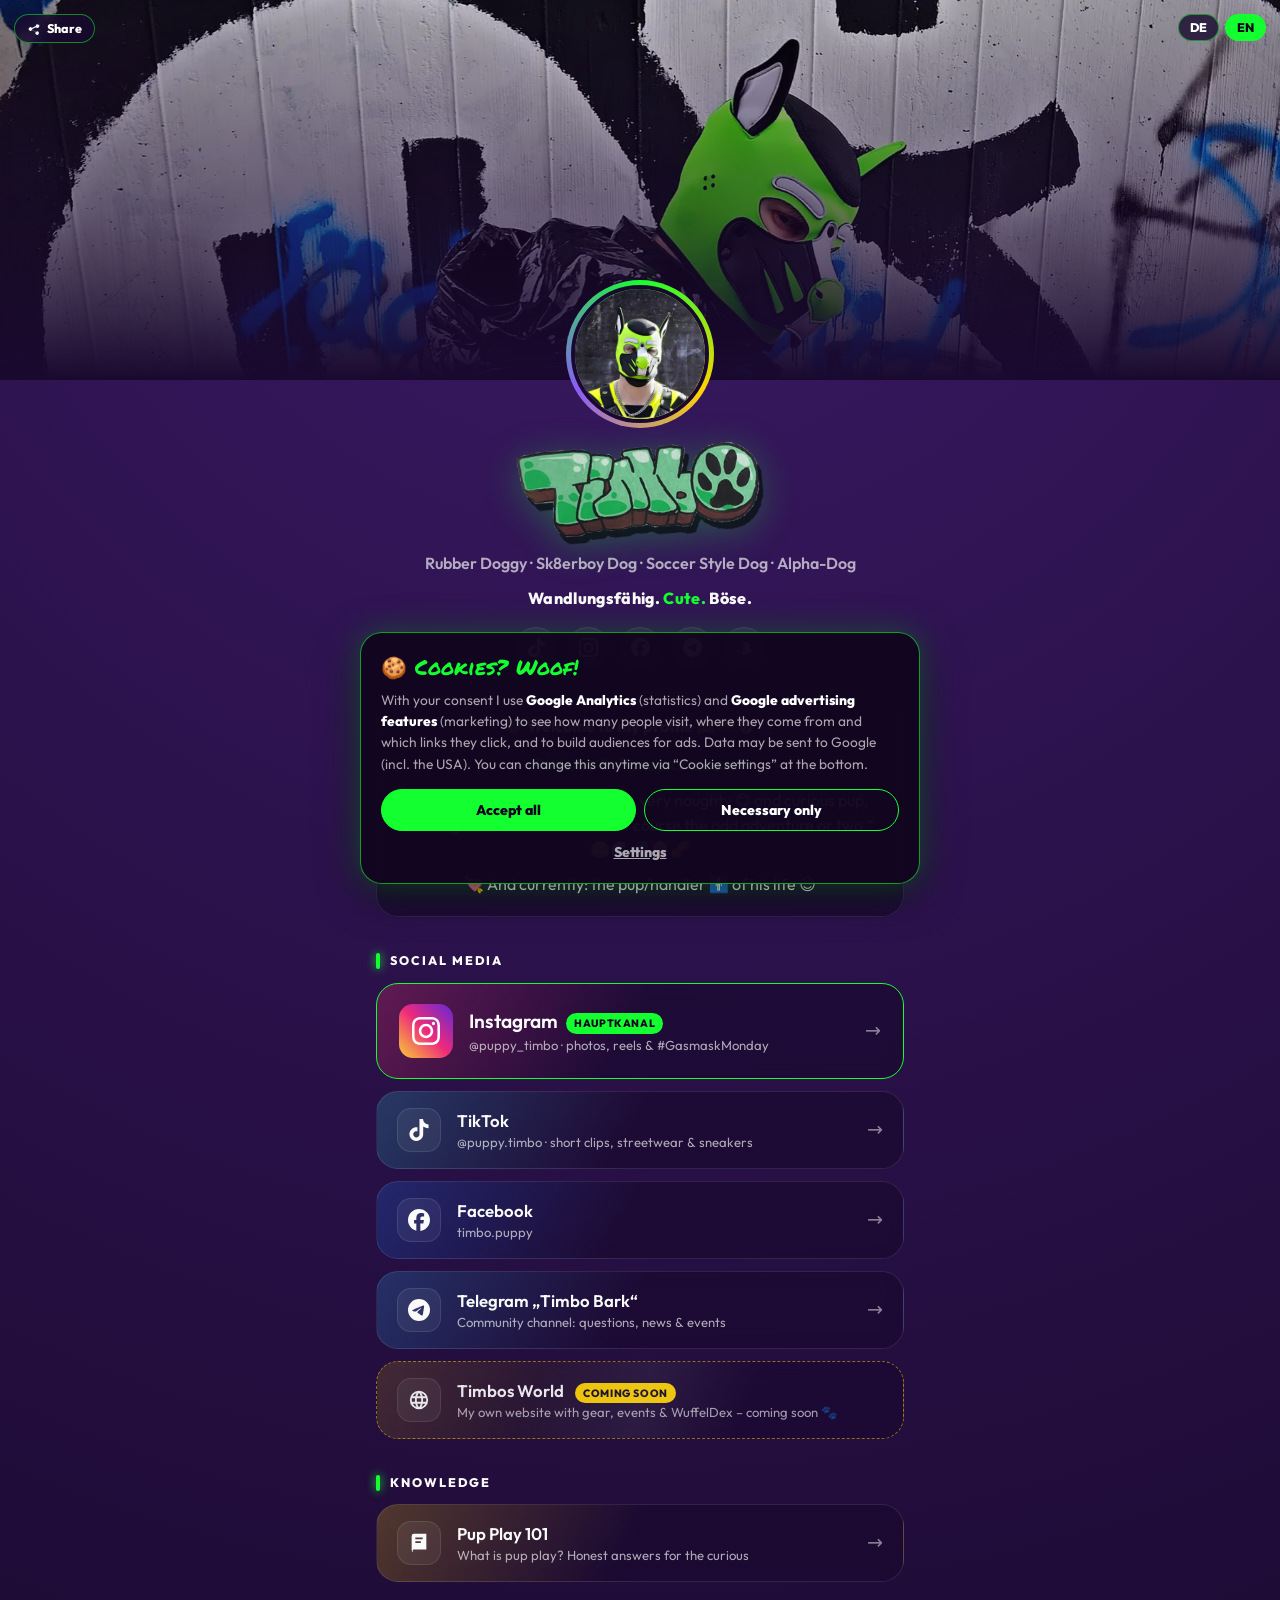
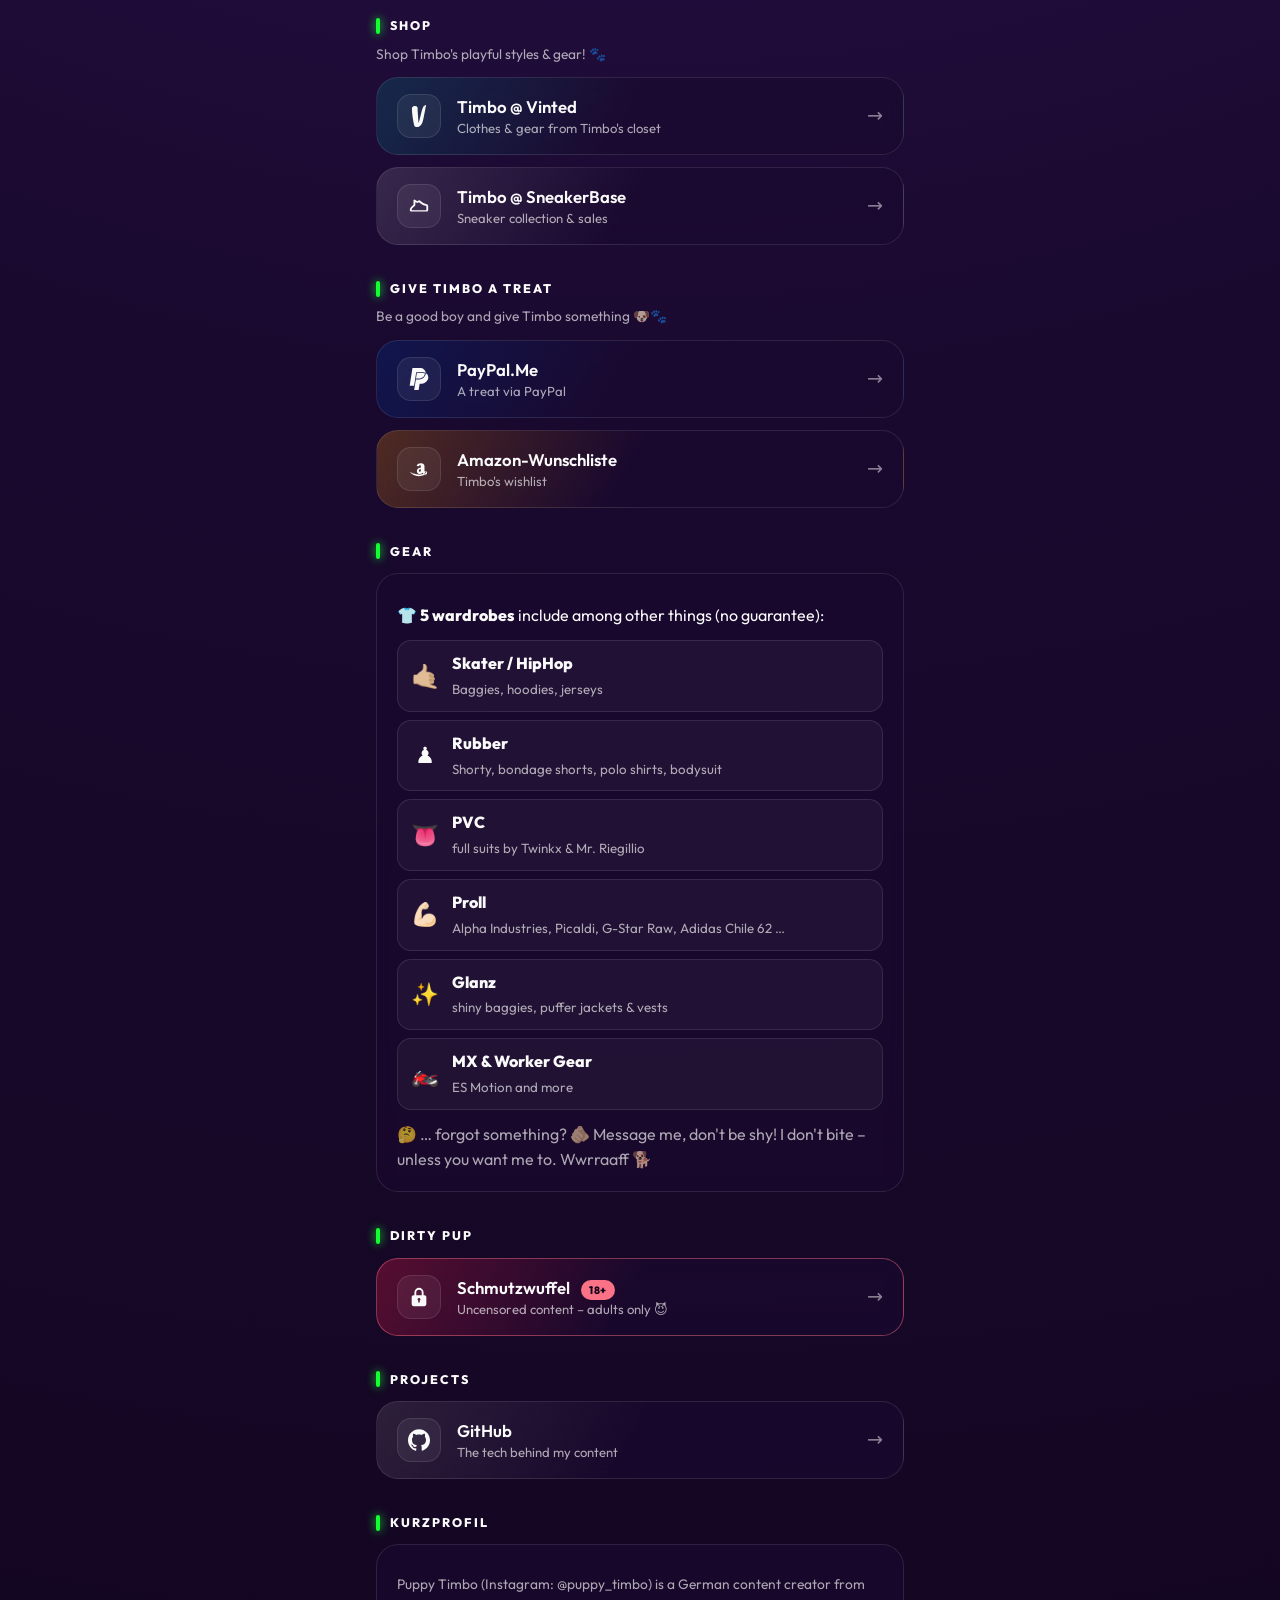
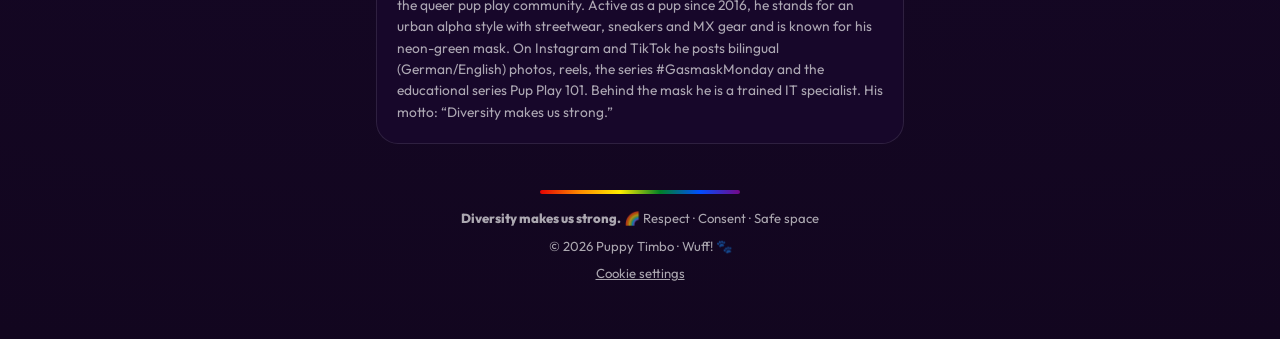
<file: index.html>
<!DOCTYPE html>
<html lang="de">
<head>
<meta charset="utf-8">
<!-- Consent Mode v2: Standard = abgelehnt (muss VOR dem Google-Tag stehen) -->
<script>window.dataLayer=window.dataLayer||[];function gtag(){dataLayer.push(arguments);}
gtag('consent','default',{ad_storage:'denied',ad_user_data:'denied',ad_personalization:'denied',analytics_storage:'denied',functionality_storage:'granted',security_storage:'granted',wait_for_update:500});
gtag('set','ads_data_redaction',true);gtag('set','url_passthrough',true);
try{var tc=JSON.parse(localStorage.getItem('timbo-consent-v1'));if(tc){gtag('consent','update',{analytics_storage:tc.statistik?'granted':'denied',ad_storage:tc.marketing?'granted':'denied',ad_user_data:tc.marketing?'granted':'denied',ad_personalization:tc.marketing?'granted':'denied'});}}catch(e){}</script>
<!-- Google-Tag (von GA4) -->
<script async src="https://www.googletagmanager.com/gtm.js?id=GTM-PMDLR2VM"></script>
<script> window.dataLayer = window.dataLayer || []; function gtag(){dataLayer.push(arguments);} gtag('js', new Date()); </script>
<script src="assets/consent.js" defer></script>
<meta name="viewport" content="width=device-width,initial-scale=1">
<title>Puppy Timbo 🐾 | Pup-Play-Creator · Urban Pup · Alpha</title>
<meta name="description" content="Puppy Timbo (@puppy_timbo): Pup-Play-Creator aus Deutschland – Urban Pup, Alpha, Streetwear &amp; MX-Gear. Alle Links, Instagram und Pup Play 101.">
<meta name="keywords" content="Puppy Timbo, Pup Timbo, puppy_timbo, Pup Play, Puppy Play, Pup Play Deutschland, queer, LGBTQ, Streetwear, MX-Gear, Content Creator">
<meta name="author" content="Puppy Timbo">
<link rel="canonical" href="https://puppytimbo.github.io/">
<meta property="og:type" content="profile">
<meta property="og:locale" content="de_DE">
<meta property="og:locale:alternate" content="en_GB">
<meta property="og:site_name" content="Puppy Timbo">
<meta property="og:title" content="Puppy Timbo 🐾 | Pup-Play-Creator · Urban Pup · Alpha">
<meta property="og:description" content="Puppy Timbo (@puppy_timbo): Pup-Play-Creator aus Deutschland – Urban Pup, Alpha, Streetwear &amp; MX-Gear. Alle Links, Instagram und Pup Play 101.">
<meta property="og:url" content="https://puppytimbo.github.io/">
<meta property="og:image" content="https://puppytimbo.github.io/assets/og-timbo-4.png">
<meta property="og:image:width" content="1200"><meta property="og:image:height" content="630">
<meta property="og:image:alt" content="Puppy Timbo – Wandlungsfähig. Cute. Böse.">
<meta name="twitter:card" content="summary_large_image">
<meta name="twitter:title" content="Puppy Timbo 🐾 | Pup-Play-Creator · Urban Pup · Alpha">
<meta name="twitter:description" content="Puppy Timbo (@puppy_timbo): Pup-Play-Creator aus Deutschland – Urban Pup, Alpha, Streetwear &amp; MX-Gear. Alle Links, Instagram und Pup Play 101.">
<meta name="twitter:image" content="https://puppytimbo.github.io/assets/og-timbo-4.png">
<meta name="theme-color" content="#1a092f">
<link rel="icon" href="assets/paw.svg" type="image/svg+xml">
<link rel="alternate" type="text/plain" title="llms.txt" href="https://puppytimbo.github.io/llms.txt">
<link rel="preload" href="assets/fonts/permanent-marker-latin-400-normal.woff2" as="font" type="font/woff2" crossorigin>
<link rel="stylesheet" href="assets/style.css">
<script src="assets/lang.js"></script>
<meta name="google-site-verification" content="-UgkaAf0ZhnJ0lVutRiFTx2wC3g34fvNn3dFfCc-CHU">
<meta name="msvalidate.01" content="F6BD9BACC0AF9E7D569E2B8569E51517">
<script type="application/ld+json">
{
 "@context": "https://schema.org",
 "@graph": [
  {
   "@type": "WebSite",
   "@id": "https://puppytimbo.github.io/#website",
   "url": "https://puppytimbo.github.io/",
   "name": "Puppy Timbo",
   "alternateName": [
    "Pup Timbo",
    "puppytimbo.github.io"
   ],
   "inLanguage": [
    "de",
    "en"
   ],
   "publisher": {
    "@id": "https://puppytimbo.github.io/#person"
   }
  },
  {
   "@type": "ProfilePage",
   "@id": "https://puppytimbo.github.io/#profilepage",
   "url": "https://puppytimbo.github.io/",
   "name": "Puppy Timbo – Links, Pup Play 101 & mehr",
   "isPartOf": {
    "@id": "https://puppytimbo.github.io/#website"
   },
   "dateCreated": "2026-11-12T20:00:00+01:00",
   "dateModified": "2026-11-12T23:45:00+01:00",
   "inLanguage": [
    "de",
    "en"
   ],
   "primaryImageOfPage": {
    "@id": "https://puppytimbo.github.io/#avatar"
   },
   "mainEntity": {
    "@id": "https://puppytimbo.github.io/#person"
   }
  },
  {
   "@type": "ImageObject",
   "@id": "https://puppytimbo.github.io/#avatar",
   "url": "https://puppytimbo.github.io/assets/avatar.webp",
   "width": 600,
   "height": 600,
   "caption": "Puppy Timbo mit neongrüner Pup-Maske und MX-Gear"
  },
  {
   "@type": "Person",
   "@id": "https://puppytimbo.github.io/#person",
   "name": "Puppy Timbo",
   "alternateName": [
    "Pup Timbo",
    "puppy_timbo",
    "Timbo"
   ],
   "description": "Puppy Timbo (Instagram: @puppy_timbo) ist ein deutscher Content Creator aus der queeren Pup-Play-Community. Er ist seit 2016 als Puppy aktiv, steht für einen urbanen Alpha-Stil mit Streetwear, Sneakern und MX-Gear und ist an seiner neongrünen Maske erkennbar. Auf Instagram und TikTok postet er zweisprachig (Deutsch/Englisch) Fotos, Reels, die Serie #GasmaskMonday und die Aufklärungsreihe Pup Play 101. Hinter der Maske ist er gelernter Informatiker. Sein Motto: „Vielfalt macht stark.“",
   "url": "https://puppytimbo.github.io/",
   "image": {
    "@id": "https://puppytimbo.github.io/#avatar"
   },
   "logo": "https://puppytimbo.github.io/assets/logo.png",
   "jobTitle": "Content Creator",
   "slogan": "Wandlungsfähig. Cute. Böse.",
   "nationality": {
    "@type": "Country",
    "name": "Deutschland"
   },
   "homeLocation": {
    "@type": "Country",
    "name": "Deutschland"
   },
   "knowsAbout": [
    "Pup Play",
    "Puppy Play",
    "Pet Play",
    "Queer Community",
    "LGBTQ+",
    "CSD",
    "Streetwear",
    "Sneaker",
    "MX-Gear",
    "Rubber",
    "PVC",
    "Content Creation",
    "Fotografie",
    "OBS Studio"
   ],
   "knowsLanguage": [
    "de",
    "en"
   ],
   "sameAs": [
    "https://www.instagram.com/puppy_timbo/",
    "https://www.tiktok.com/@puppy.timbo",
    "https://www.facebook.com/timbo.puppy",
    "https://t.me/timbo_bark",
    "https://github.com/PuppyTimbo"
   ],
   "subjectOf": {
    "@type": "FAQPage",
    "@id": "https://puppytimbo.github.io/pupplay101.html#faq",
    "name": "Pup Play 101",
    "url": "https://puppytimbo.github.io/pupplay101.html"
   }
  }
 ]
}
</script>
</head>
<body>
<div class="paws" aria-hidden="true"><i style="left:6%;animation-duration:19s;animation-delay:0s;width:18px;height:18px"></i><i style="left:18%;animation-duration:24s;animation-delay:6s;width:26px;height:26px"></i><i style="left:31%;animation-duration:21s;animation-delay:11s;width:16px;height:16px"></i><i style="left:47%;animation-duration:26s;animation-delay:3s;width:22px;height:22px"></i><i style="left:62%;animation-duration:20s;animation-delay:9s;width:18px;height:18px"></i><i style="left:74%;animation-duration:23s;animation-delay:1s;width:28px;height:28px"></i><i style="left:86%;animation-duration:18s;animation-delay:13s;width:16px;height:16px"></i><i style="left:94%;animation-duration:25s;animation-delay:7s;width:20px;height:20px"></i></div>
<div class="lang"><button data-set="de">DE</button><button data-set="en">EN</button></div>
<button class="share" type="button" onclick="timboShare()" aria-label="Seite teilen"><svg viewBox="0 0 24 24" aria-hidden="true"><path d="M18 16a3 3 0 0 0-2.4 1.2l-6.7-3.4a3 3 0 0 0 0-1.6l6.7-3.4A3 3 0 1 0 15 7l-6.7 3.4a3 3 0 1 0 0 3.2L15 17a3 3 0 1 0 3-1Z"/></svg><span data-lang="de">Teilen</span><span data-lang="en">Share</span></button>
<header class="cover"><img src="assets/cover.webp" alt="" width="1800" height="675" fetchpriority="high"></header>
<main class="wrap">
  <section class="head">
    <div class="avatar"><img src="assets/avatar.webp" width="600" height="600" alt="Puppy Timbo mit neongrüner Pup-Maske und MX-Gear"></div>
    <h1 class="logo-h"><img class="logo" src="assets/logo.webp" width="347" height="146" alt=""><span class="sr">Puppy Timbo</span></h1>
    <p class="tag">Rubber Doggy · Sk8erboy Dog · Soccer Style Dog · Alpha-Dog</p>
    <p class="claim">Wandlungsfähig. <span>Cute.</span> Böse.</p>
    <nav class="socrow" aria-label="Social Media"><a href="https://www.tiktok.com/@puppy.timbo" target="_blank" rel="noopener" aria-label="TikTok" title="TikTok" data-track="icon_tiktok"><svg viewBox="0 0 24 24" aria-hidden="true"><path d="M12.525.02c1.31-.02 2.61-.01 3.91-.02.08 1.53.63 3.09 1.75 4.17 1.12 1.11 2.7 1.62 4.24 1.79v4.03c-1.44-.05-2.89-.35-4.2-.97-.57-.26-1.1-.59-1.62-.93-.01 2.92.01 5.84-.02 8.75-.08 1.4-.54 2.79-1.35 3.94-1.31 1.92-3.58 3.17-5.91 3.21-1.43.08-2.86-.31-4.08-1.03-2.02-1.19-3.44-3.37-3.65-5.71-.02-.5-.03-1-.01-1.49.18-1.9 1.12-3.72 2.58-4.96 1.66-1.44 3.98-2.13 6.15-1.72.02 1.48-.04 2.96-.04 4.44-.99-.32-2.15-.23-3.02.37-.63.41-1.11 1.04-1.36 1.75-.21.51-.15 1.07-.14 1.61.24 1.64 1.82 3.02 3.5 2.87 1.12-.01 2.19-.66 2.77-1.61.19-.33.4-.67.41-1.06.1-1.79.06-3.57.07-5.36.01-4.03-.01-8.05.02-12.07z"/></svg></a><a href="https://www.instagram.com/puppy_timbo/" target="_blank" rel="noopener" aria-label="Instagram" title="Instagram" data-track="icon_instagram"><svg viewBox="0 0 24 24" aria-hidden="true"><path d="M7.0301.084c-1.2768.0602-2.1487.264-2.911.5634-.7888.3075-1.4575.72-2.1228 1.3877-.6652.6677-1.075 1.3368-1.3802 2.127-.2954.7638-.4956 1.6365-.552 2.914-.0564 1.2775-.0689 1.6882-.0626 4.947.0062 3.2586.0206 3.6671.0825 4.9473.061 1.2765.264 2.1482.5635 2.9107.308.7889.72 1.4573 1.388 2.1228.6679.6655 1.3365 1.0743 2.1285 1.38.7632.295 1.6361.4961 2.9134.552 1.2773.056 1.6884.069 4.9462.0627 3.2578-.0062 3.668-.0207 4.9478-.0814 1.28-.0607 2.147-.2652 2.9098-.5633.7889-.3086 1.4578-.72 2.1228-1.3881.665-.6682 1.0745-1.3378 1.3795-2.1284.2957-.7632.4966-1.636.552-2.9124.056-1.2809.0692-1.6898.063-4.948-.0063-3.2583-.021-3.6668-.0817-4.9465-.0607-1.2797-.264-2.1487-.5633-2.9117-.3084-.7889-.72-1.4568-1.3876-2.1228C21.2982 1.33 20.628.9208 19.8378.6165 19.074.321 18.2017.1197 16.9244.0645 15.6471.0093 15.236-.005 11.977.0014 8.718.0076 8.31.0215 7.0301.0839m.1402 21.6932c-1.17-.0509-1.8053-.2453-2.2287-.408-.5606-.216-.96-.4771-1.3819-.895-.422-.4178-.6811-.8186-.9-1.378-.1644-.4234-.3624-1.058-.4171-2.228-.0595-1.2645-.072-1.6442-.079-4.848-.007-3.2037.0053-3.583.0607-4.848.05-1.169.2456-1.805.408-2.2282.216-.5613.4762-.96.895-1.3816.4188-.4217.8184-.6814 1.3783-.9003.423-.1651 1.0575-.3614 2.227-.4171 1.2655-.06 1.6447-.072 4.848-.079 3.2033-.007 3.5835.005 4.8495.0608 1.169.0508 1.8053.2445 2.228.408.5608.216.96.4754 1.3816.895.4217.4194.6816.8176.9005 1.3787.1653.4217.3617 1.056.4169 2.2263.0602 1.2655.0739 1.645.0796 4.848.0058 3.203-.0055 3.5834-.061 4.848-.051 1.17-.245 1.8055-.408 2.2294-.216.5604-.4763.96-.8954 1.3814-.419.4215-.8181.6811-1.3783.9-.4224.1649-1.0577.3617-2.2262.4174-1.2656.0595-1.6448.072-4.8493.079-3.2045.007-3.5825-.006-4.848-.0608M16.953 5.5864A1.44 1.44 0 1 0 18.39 4.144a1.44 1.44 0 0 0-1.437 1.4424M5.8385 12.012c.0067 3.4032 2.7706 6.1557 6.173 6.1493 3.4026-.0065 6.157-2.7701 6.1506-6.1733-.0065-3.4032-2.771-6.1565-6.174-6.1498-3.403.0067-6.156 2.771-6.1496 6.1738M8 12.0077a4 4 0 1 1 4.008 3.9921A3.9996 3.9996 0 0 1 8 12.0077"/></svg></a><a href="https://www.facebook.com/timbo.puppy" target="_blank" rel="noopener" aria-label="Facebook" title="Facebook" data-track="icon_facebook"><svg viewBox="0 0 24 24" aria-hidden="true"><path d="M9.101 23.691v-7.98H6.627v-3.667h2.474v-1.58c0-4.085 1.848-5.978 5.858-5.978.401 0 .955.042 1.468.103a8.68 8.68 0 0 1 1.141.195v3.325a8.623 8.623 0 0 0-.653-.036 26.805 26.805 0 0 0-.733-.009c-.707 0-1.259.096-1.675.309a1.686 1.686 0 0 0-.679.622c-.258.42-.374.995-.374 1.752v1.297h3.919l-.386 2.103-.287 1.564h-3.246v8.245C19.396 23.238 24 18.179 24 12.044c0-6.627-5.373-12-12-12s-12 5.373-12 12c0 5.628 3.874 10.35 9.101 11.647Z"/></svg></a><a href="https://t.me/timbo_bark" target="_blank" rel="noopener" aria-label="Telegram" title="Telegram" data-track="icon_telegram"><svg viewBox="0 0 24 24" aria-hidden="true"><path d="M11.944 0A12 12 0 0 0 0 12a12 12 0 0 0 12 12 12 12 0 0 0 12-12A12 12 0 0 0 12 0a12 12 0 0 0-.056 0zm4.962 7.224c.1-.002.321.023.465.14a.506.506 0 0 1 .171.325c.016.093.036.306.02.472-.18 1.898-.962 6.502-1.36 8.627-.168.9-.499 1.201-.82 1.23-.696.065-1.225-.46-1.9-.902-1.056-.693-1.653-1.124-2.678-1.8-1.185-.78-.417-1.21.258-1.91.177-.184 3.247-2.977 3.307-3.23.007-.032.014-.15-.056-.212s-.174-.041-.249-.024c-.106.024-1.793 1.14-5.061 3.345-.48.33-.913.49-1.302.48-.428-.008-1.252-.241-1.865-.44-.752-.245-1.349-.374-1.297-.789.027-.216.325-.437.893-.663 3.498-1.524 5.83-2.529 6.998-3.014 3.332-1.386 4.025-1.627 4.476-1.635z"/></svg></a><a href="https://www.amazon.de/hz/wishlist/ls/9B53QBAU2EZE" target="_blank" rel="noopener" aria-label="Amazon-Wunschliste" title="Amazon-Wunschliste" data-track="icon_wishlist"><svg viewBox="0 0 24 24" aria-hidden="true"><path d="M3 15.6c4.6 2.8 11 3.3 17.3.4.4-.2.8.3.4.6-2.8 2.3-7.3 3.5-11 3.1A16 16 0 0 1 2.6 16c-.3-.3 0-.6.4-.4Zm17.6-.7c.6.7-.2 3-1.2 4-.2.2-.4.1-.3-.1.3-.8 1-2.6.6-3s-2-.2-2.8-.1c-.2 0-.3-.2 0-.3 1.4-.9 3.1-.6 3.7-.5ZM14 10.6V9.5c0-1-.1-1.5-.9-1.5s-1 .5-1.2 1.1L9.4 8.8C9.9 6.5 12 5.8 14 5.8c1 0 2.3.3 3.1 1 1 1 .9 2.3.9 3.7v3.3c0 1 .4 1.4.8 2l-1.8 1.6c-.6-.5-.8-.8-1.1-1.3a3.8 3.8 0 0 1-3.3 1.4C10.9 17.5 9.7 16.4 9.7 14.3c0-1.6.9-2.8 2.2-3.3 1.1-.5 2.2-.5 2.1-.4Zm0 2.2v-.6c-1.4 0-2.1.4-2.1 1.6 0 .7.4 1.2 1 1.2s.8-.3 1-.8c.2-.5.1-.9.1-1.4Z"/></svg></a></nav>
  </section>

  <section class="box welcome">
    <div data-lang="de"><p class="w1">💚 Herzlich Willkommen auf meinem Profil 🙈🏳️‍🌈🐶🐾</p>
<p class="w2">*Wraff* *frechdreingugg*</p>
<p>👋🏻 „Ich bin Timbo, ein verspielter, verkuschelter, sehr versauter 😋 und neugieriger Puppy, auf der Suche nach neuen Kontakten und natürlich auch auf das ein oder andere Abenteuer.“ 🫣🌊💦🍿🥜</p>
<p>💘 Und aktuell dem Puppy/Herrchen 🚹 seines Lebens 😍</p></div>
    <div data-lang="en"><p class="w1">💚 Welcome to my profile 🙈🏳️‍🌈🐶🐾</p>
<p class="w2">*Wraff* *cheeky look*</p>
<p>👋🏻 “I'm Timbo, a playful, cuddly, very naughty 😋 and curious pup, looking for new contacts and of course the odd adventure or two.” 🫣🌊💦🍿🥜</p>
<p>💘 And currently: the pup/handler 🚹 of his life 😍</p></div>
  </section>

  <p class="label">Social Media</p>
  <a class="card ig main" href="https://www.instagram.com/puppy_timbo/" target="_blank" rel="noopener" data-track="instagram">
    <span class="ico"><svg viewBox="0 0 24 24" aria-hidden="true"><path d="M7.0301.084c-1.2768.0602-2.1487.264-2.911.5634-.7888.3075-1.4575.72-2.1228 1.3877-.6652.6677-1.075 1.3368-1.3802 2.127-.2954.7638-.4956 1.6365-.552 2.914-.0564 1.2775-.0689 1.6882-.0626 4.947.0062 3.2586.0206 3.6671.0825 4.9473.061 1.2765.264 2.1482.5635 2.9107.308.7889.72 1.4573 1.388 2.1228.6679.6655 1.3365 1.0743 2.1285 1.38.7632.295 1.6361.4961 2.9134.552 1.2773.056 1.6884.069 4.9462.0627 3.2578-.0062 3.668-.0207 4.9478-.0814 1.28-.0607 2.147-.2652 2.9098-.5633.7889-.3086 1.4578-.72 2.1228-1.3881.665-.6682 1.0745-1.3378 1.3795-2.1284.2957-.7632.4966-1.636.552-2.9124.056-1.2809.0692-1.6898.063-4.948-.0063-3.2583-.021-3.6668-.0817-4.9465-.0607-1.2797-.264-2.1487-.5633-2.9117-.3084-.7889-.72-1.4568-1.3876-2.1228C21.2982 1.33 20.628.9208 19.8378.6165 19.074.321 18.2017.1197 16.9244.0645 15.6471.0093 15.236-.005 11.977.0014 8.718.0076 8.31.0215 7.0301.0839m.1402 21.6932c-1.17-.0509-1.8053-.2453-2.2287-.408-.5606-.216-.96-.4771-1.3819-.895-.422-.4178-.6811-.8186-.9-1.378-.1644-.4234-.3624-1.058-.4171-2.228-.0595-1.2645-.072-1.6442-.079-4.848-.007-3.2037.0053-3.583.0607-4.848.05-1.169.2456-1.805.408-2.2282.216-.5613.4762-.96.895-1.3816.4188-.4217.8184-.6814 1.3783-.9003.423-.1651 1.0575-.3614 2.227-.4171 1.2655-.06 1.6447-.072 4.848-.079 3.2033-.007 3.5835.005 4.8495.0608 1.169.0508 1.8053.2445 2.228.408.5608.216.96.4754 1.3816.895.4217.4194.6816.8176.9005 1.3787.1653.4217.3617 1.056.4169 2.2263.0602 1.2655.0739 1.645.0796 4.848.0058 3.203-.0055 3.5834-.061 4.848-.051 1.17-.245 1.8055-.408 2.2294-.216.5604-.4763.96-.8954 1.3814-.419.4215-.8181.6811-1.3783.9-.4224.1649-1.0577.3617-2.2262.4174-1.2656.0595-1.6448.072-4.8493.079-3.2045.007-3.5825-.006-4.848-.0608M16.953 5.5864A1.44 1.44 0 1 0 18.39 4.144a1.44 1.44 0 0 0-1.437 1.4424M5.8385 12.012c.0067 3.4032 2.7706 6.1557 6.173 6.1493 3.4026-.0065 6.157-2.7701 6.1506-6.1733-.0065-3.4032-2.771-6.1565-6.174-6.1498-3.403.0067-6.156 2.771-6.1496 6.1738M8 12.0077a4 4 0 1 1 4.008 3.9921A3.9996 3.9996 0 0 1 8 12.0077"/></svg></span>
    <span><b>Instagram<span class="badge">Hauptkanal</span></b><small data-lang="de">@puppy_timbo · Fotos, Reels & #GasmaskMonday</small><small data-lang="en">@puppy_timbo · photos, reels & #GasmaskMonday</small></span>
    <span class="go" aria-hidden="true">→</span>
  </a>
  <a class="card tt" href="https://www.tiktok.com/@puppy.timbo" target="_blank" rel="noopener" data-track="tiktok">
    <span class="ico"><svg viewBox="0 0 24 24" aria-hidden="true"><path d="M12.525.02c1.31-.02 2.61-.01 3.91-.02.08 1.53.63 3.09 1.75 4.17 1.12 1.11 2.7 1.62 4.24 1.79v4.03c-1.44-.05-2.89-.35-4.2-.97-.57-.26-1.1-.59-1.62-.93-.01 2.92.01 5.84-.02 8.75-.08 1.4-.54 2.79-1.35 3.94-1.31 1.92-3.58 3.17-5.91 3.21-1.43.08-2.86-.31-4.08-1.03-2.02-1.19-3.44-3.37-3.65-5.71-.02-.5-.03-1-.01-1.49.18-1.9 1.12-3.72 2.58-4.96 1.66-1.44 3.98-2.13 6.15-1.72.02 1.48-.04 2.96-.04 4.44-.99-.32-2.15-.23-3.02.37-.63.41-1.11 1.04-1.36 1.75-.21.51-.15 1.07-.14 1.61.24 1.64 1.82 3.02 3.5 2.87 1.12-.01 2.19-.66 2.77-1.61.19-.33.4-.67.41-1.06.1-1.79.06-3.57.07-5.36.01-4.03-.01-8.05.02-12.07z"/></svg></span>
    <span><b>TikTok</b><small data-lang="de">@puppy.timbo · Kurze Clips, Streetwear & Sneaker</small><small data-lang="en">@puppy.timbo · short clips, streetwear & sneakers</small></span>
    <span class="go" aria-hidden="true">→</span>
  </a>
  <a class="card fb" href="https://www.facebook.com/timbo.puppy" target="_blank" rel="noopener" data-track="facebook">
    <span class="ico"><svg viewBox="0 0 24 24" aria-hidden="true"><path d="M9.101 23.691v-7.98H6.627v-3.667h2.474v-1.58c0-4.085 1.848-5.978 5.858-5.978.401 0 .955.042 1.468.103a8.68 8.68 0 0 1 1.141.195v3.325a8.623 8.623 0 0 0-.653-.036 26.805 26.805 0 0 0-.733-.009c-.707 0-1.259.096-1.675.309a1.686 1.686 0 0 0-.679.622c-.258.42-.374.995-.374 1.752v1.297h3.919l-.386 2.103-.287 1.564h-3.246v8.245C19.396 23.238 24 18.179 24 12.044c0-6.627-5.373-12-12-12s-12 5.373-12 12c0 5.628 3.874 10.35 9.101 11.647Z"/></svg></span>
    <span><b>Facebook</b><small data-lang="de">timbo.puppy</small><small data-lang="en">timbo.puppy</small></span>
    <span class="go" aria-hidden="true">→</span>
  </a>
  <a class="card tg" href="https://t.me/timbo_bark" target="_blank" rel="noopener" data-track="telegram">
    <span class="ico"><svg viewBox="0 0 24 24" aria-hidden="true"><path d="M11.944 0A12 12 0 0 0 0 12a12 12 0 0 0 12 12 12 12 0 0 0 12-12A12 12 0 0 0 12 0a12 12 0 0 0-.056 0zm4.962 7.224c.1-.002.321.023.465.14a.506.506 0 0 1 .171.325c.016.093.036.306.02.472-.18 1.898-.962 6.502-1.36 8.627-.168.9-.499 1.201-.82 1.23-.696.065-1.225-.46-1.9-.902-1.056-.693-1.653-1.124-2.678-1.8-1.185-.78-.417-1.21.258-1.91.177-.184 3.247-2.977 3.307-3.23.007-.032.014-.15-.056-.212s-.174-.041-.249-.024c-.106.024-1.793 1.14-5.061 3.345-.48.33-.913.49-1.302.48-.428-.008-1.252-.241-1.865-.44-.752-.245-1.349-.374-1.297-.789.027-.216.325-.437.893-.663 3.498-1.524 5.83-2.529 6.998-3.014 3.332-1.386 4.025-1.627 4.476-1.635z"/></svg></span>
    <span><b>Telegram „Timbo Bark“</b><small data-lang="de">Community-Kanal: Fragen, News & Events</small><small data-lang="en">Community channel: questions, news & events</small></span>
    <span class="go" aria-hidden="true">→</span>
  </a>

  <div class="card soon" aria-disabled="true">
    <span class="ico"><svg viewBox="0 0 24 24" aria-hidden="true"><path d="M12 2a10 10 0 1 0 0 20 10 10 0 0 0 0-20Zm6.9 6h-2.9a15.6 15.6 0 0 0-1.4-3.6A8 8 0 0 1 18.9 8ZM12 4c.8 1.2 1.5 2.5 1.9 4h-3.8c.4-1.5 1.1-2.8 1.9-4ZM4.3 14a8.2 8.2 0 0 1 0-4h3.4a16.5 16.5 0 0 0 0 4H4.3Zm.8 2h2.9c.3 1.3.8 2.5 1.4 3.6A8 8 0 0 1 5.1 16ZM8 8H5.1a8 8 0 0 1 4.3-3.6C8.8 5.5 8.3 6.7 8 8Zm4 12c-.8-1.2-1.5-2.5-1.9-4h3.8c-.4 1.5-1.1 2.8-1.9 4Zm2.3-6H9.7a14.7 14.7 0 0 1 0-4h4.6a14.7 14.7 0 0 1 0 4Zm.3 5.6c.6-1.1 1.1-2.3 1.4-3.6h2.9a8 8 0 0 1-4.3 3.6Zm1.7-5.6a16.5 16.5 0 0 0 0-4h3.4a8.2 8.2 0 0 1 0 4h-3.4Z"/></svg></span>
    <span><b>Timbos World <span class="badge gelb">Coming soon</span></b><small data-lang="de">Meine eigene Website mit Gear, Events & WuffelDex – bald hier 🐾</small><small data-lang="en">My own website with gear, events & WuffelDex – coming soon 🐾</small></span>
  </div>

  <p class="label" data-lang="de">Wissen</p><p class="label" data-lang="en">Knowledge</p>
  <a class="card edu" href="pupplay101.html" data-track="pupplay101">
    <span class="ico"><svg viewBox="0 0 24 24" aria-hidden="true"><path d="M4 4.5A2.5 2.5 0 0 1 6.5 2H20v17H6.5a1.5 1.5 0 0 0 0 3H20v0H6.5A2.5 2.5 0 0 1 4 19.5v-15Zm4 1.5v2h8V6H8Zm0 4v2h6v-2H8Z"/></svg></span>
    <span><b>Pup Play 101</b><small data-lang="de">Was ist Pup Play? Ehrliche Antworten für Neugierige</small><small data-lang="en">What is pup play? Honest answers for the curious</small></span>
    <span class="go" aria-hidden="true">→</span>
  </a>

  <p class="label">Shop</p>
  <p class="sub" data-lang="de">Shop Timbo's Playful Styles & Gear! 🐾</p><p class="sub" data-lang="en">Shop Timbo's playful styles & gear! 🐾</p>
  <a class="card vt" href="https://www.vinted.de/member/188525781" target="_blank" rel="noopener" data-track="vinted">
    <span class="ico"><svg viewBox="0 0 24 24" aria-hidden="true"><path d="M19.316 0c-.258 0-.571.217-1.415.953-.3.108-.627.027-1.008.613-2.15 3.09-3.825 14.648-5.255 17.984-.286-1.444-.885-10.837-1.116-13.41-.028-.477.027-1.076.027-1.43 0-2.368-.516-3.567-2.886-3.567-1.198 0-2.382.436-3.008 1.226-.299.408-.409.708-.409 1.443 0 4.915 1.171 12.973 2.478 18.228C7.132 23.688 8.603 24 9.99 24c.654 0 1.307-.081 2.233-.544 3.212-1.567 4.07-5.84 4.9-9.993.15-.749.899-4.37 1.253-6.275.476-2.6 1.02-5.54 1.347-6.617C19.833.245 19.63 0 19.317 0z"/></svg></span>
    <span><b>Timbo @ Vinted</b><small data-lang="de">Klamotten & Gear aus Timbos Schrank</small><small data-lang="en">Clothes & gear from Timbo's closet</small></span>
    <span class="go" aria-hidden="true">→</span>
  </a>
  <a class="card sb" href="https://sneakerbase.de/core/user/25544-puppy-timbo/" target="_blank" rel="noopener" data-track="sneakerbase">
    <span class="ico"><svg viewBox="0 0 24 24" aria-hidden="true"><path d="M2 16.5c0-1.4.6-2.7 1.6-3.6L6 10.7V6a1 1 0 0 1 1.5-.9l2.7 1.6 1.6-.9a1 1 0 0 1 1.1.1l1.6 1.3c1.7 1.4 3.7 2.4 5.9 2.9A2 2 0 0 1 22 12v4.5a1.5 1.5 0 0 1-1.5 1.5h-17A1.5 1.5 0 0 1 2 16.5Zm2 0h16V12c-2.6-.6-5-1.8-7-3.4l-1-.8-1.2.7a1 1 0 0 1-1 0L8 7.8V11a1 1 0 0 1-.3.7l-2.8 2.6c-.6.5-.9 1.3-.9 2.2Z"/></svg></span>
    <span><b>Timbo @ SneakerBase</b><small data-lang="de">Sneaker-Sammlung & Verkauf</small><small data-lang="en">Sneaker collection & sales</small></span>
    <span class="go" aria-hidden="true">→</span>
  </a>

  <p class="label" data-lang="de">Gib Timbo ein Leckerli</p><p class="label" data-lang="en">Give Timbo a treat</p>
  <p class="sub" data-lang="de">Sei ein braver Junge und gib Timbo etwas 🐶🐾</p><p class="sub" data-lang="en">Be a good boy and give Timbo something 🐶🐾</p>
  <a class="card pp" href="https://paypal.me/puppytimbo" target="_blank" rel="noopener" data-track="paypal">
    <span class="ico"><svg viewBox="0 0 24 24" aria-hidden="true"><path d="M15.607 4.653H8.941L6.645 19.251H1.82L4.862 0h7.995c3.754 0 6.375 2.294 6.473 5.513-.648-.478-2.105-.86-3.722-.86m6.57 5.546c0 3.41-3.01 6.853-6.958 6.853h-2.493L11.595 24H6.74l1.845-11.538h3.592c4.208 0 7.346-3.634 7.153-6.949a5.24 5.24 0 0 1 2.848 4.686M9.653 5.546h6.408c.907 0 1.942.222 2.363.541-.195 2.741-2.655 5.483-6.441 5.483H8.714Z"/></svg></span>
    <span><b>PayPal.Me</b><small data-lang="de">Ein Leckerli per PayPal</small><small data-lang="en">A treat via PayPal</small></span>
    <span class="go" aria-hidden="true">→</span>
  </a>
  <a class="card az" href="https://www.amazon.de/hz/wishlist/ls/9B53QBAU2EZE" target="_blank" rel="noopener" data-track="wishlist">
    <span class="ico"><svg viewBox="0 0 24 24" aria-hidden="true"><path d="M3 15.6c4.6 2.8 11 3.3 17.3.4.4-.2.8.3.4.6-2.8 2.3-7.3 3.5-11 3.1A16 16 0 0 1 2.6 16c-.3-.3 0-.6.4-.4Zm17.6-.7c.6.7-.2 3-1.2 4-.2.2-.4.1-.3-.1.3-.8 1-2.6.6-3s-2-.2-2.8-.1c-.2 0-.3-.2 0-.3 1.4-.9 3.1-.6 3.7-.5ZM14 10.6V9.5c0-1-.1-1.5-.9-1.5s-1 .5-1.2 1.1L9.4 8.8C9.9 6.5 12 5.8 14 5.8c1 0 2.3.3 3.1 1 1 1 .9 2.3.9 3.7v3.3c0 1 .4 1.4.8 2l-1.8 1.6c-.6-.5-.8-.8-1.1-1.3a3.8 3.8 0 0 1-3.3 1.4C10.9 17.5 9.7 16.4 9.7 14.3c0-1.6.9-2.8 2.2-3.3 1.1-.5 2.2-.5 2.1-.4Zm0 2.2v-.6c-1.4 0-2.1.4-2.1 1.6 0 .7.4 1.2 1 1.2s.8-.3 1-.8c.2-.5.1-.9.1-1.4Z"/></svg></span>
    <span><b>Amazon-Wunschliste</b><small data-lang="de">Timbos Wunschzettel</small><small data-lang="en">Timbo's wishlist</small></span>
    <span class="go" aria-hidden="true">→</span>
  </a>

  <p class="label">Gear</p>
  <section class="box gear">
    <p data-lang="de"><b>👕 5 Kleiderschränke</b> beinhalten u. a. (ohne Gewähr):</p>
    <p data-lang="en"><b>👕 5 wardrobes</b> include among other things (no guarantee):</p>
    <ul class="gearlist">
<li><span class="ge">🤙🏼</span><span><b>Skater / HipHop</b><small data-lang="de">Baggys, Hoodies, Trikots</small><small data-lang="en">Baggies, hoodies, jerseys</small></span></li>
<li><span class="ge">♟️</span><span><b>Rubber</b><small data-lang="de">Shorty, Bondage-Shorts, Polo-Shirts, Bodyanzug</small><small data-lang="en">Shorty, bondage shorts, polo shirts, bodysuit</small></span></li>
<li><span class="ge">👅</span><span><b>PVC</b><small data-lang="de">komplette Anzüge von Twinkx & Mr. Riegillio</small><small data-lang="en">full suits by Twinkx & Mr. Riegillio</small></span></li>
<li><span class="ge">💪🏻</span><span><b>Proll</b><small data-lang="de">Alpha Industries, Picaldi, G-Star Raw, Adidas Chile 62 …</small><small data-lang="en">Alpha Industries, Picaldi, G-Star Raw, Adidas Chile 62 …</small></span></li>
<li><span class="ge">✨</span><span><b>Glanz</b><small data-lang="de">Glanzbaggys, Pufferjacken & Westen</small><small data-lang="en">shiny baggies, puffer jackets & vests</small></span></li>
<li><span class="ge">🏍️</span><span><b>MX & Worker Gear</b><small data-lang="de">ES Motion u. a.</small><small data-lang="en">ES Motion and more</small></span></li>
    </ul>
    <p class="muted" data-lang="de" style="margin-top:12px">🤔 … was vergessen? 🫵🏼 Schreib mich an und trau dich! Ich beiße nicht – solange du es nicht willst. Wwrraaff 🐕</p>
    <p class="muted" data-lang="en" style="margin-top:12px">🤔 … forgot something? 🫵🏼 Message me, don't be shy! I don't bite – unless you want me to. Wwrraaff 🐕</p>
  </section>

  <p class="label" data-lang="de">Schmutzwuffel</p><p class="label" data-lang="en">Dirty pup</p>
  <button class="card nsfw" type="button" id="nsfw-open" aria-expanded="false" aria-controls="nsfw">
    <span class="ico"><svg viewBox="0 0 24 24" aria-hidden="true"><path d="M12 2a5 5 0 0 1 5 5v3h1a2 2 0 0 1 2 2v8a2 2 0 0 1-2 2H6a2 2 0 0 1-2-2v-8a2 2 0 0 1 2-2h1V7a5 5 0 0 1 5-5Zm0 2a3 3 0 0 0-3 3v3h6V7a3 3 0 0 0-3-3Zm0 9a1.5 1.5 0 0 0-.8 2.8V18h1.6v-2.2A1.5 1.5 0 0 0 12 13Z"/></svg></span>
    <span><b>Schmutzwuffel <span class="badge pink">18+</span></b><small data-lang="de">Unzensierter Content – nur für Erwachsene 😈</small><small data-lang="en">Uncensored content – adults only 😈</small></span>
    <span class="go" aria-hidden="true">→</span>
  </button>
  <div id="nsfw" hidden></div>

  <p class="label" data-lang="de">Projekte</p><p class="label" data-lang="en">Projects</p>
  <a class="card gh" href="https://github.com/PuppyTimbo" target="_blank" rel="noopener" data-track="github">
    <span class="ico"><svg viewBox="0 0 24 24" aria-hidden="true"><path d="M12 .297c-6.63 0-12 5.373-12 12 0 5.303 3.438 9.8 8.205 11.385.6.113.82-.258.82-.577 0-.285-.01-1.04-.015-2.04-3.338.724-4.042-1.61-4.042-1.61C4.422 18.07 3.633 17.7 3.633 17.7c-1.087-.744.084-.729.084-.729 1.205.084 1.838 1.236 1.838 1.236 1.07 1.835 2.809 1.305 3.495.998.108-.776.417-1.305.76-1.605-2.665-.3-5.466-1.332-5.466-5.93 0-1.31.465-2.38 1.235-3.22-.135-.303-.54-1.523.105-3.176 0 0 1.005-.322 3.3 1.23.96-.267 1.98-.399 3-.405 1.02.006 2.04.138 3 .405 2.28-1.552 3.285-1.23 3.285-1.23.645 1.653.24 2.873.12 3.176.765.84 1.23 1.91 1.23 3.22 0 4.61-2.805 5.625-5.475 5.92.42.36.81 1.096.81 2.22 0 1.606-.015 2.896-.015 3.286 0 .315.21.69.825.57C20.565 22.092 24 17.592 24 12.297c0-6.627-5.373-12-12-12"/></svg></span>
    <span><b>GitHub</b><small data-lang="de">Die Technik hinter meinem Content</small><small data-lang="en">The tech behind my content</small></span>
    <span class="go" aria-hidden="true">→</span>
  </a>

  <p class="label">Kurzprofil</p>
  <section class="box small" aria-label="Über Puppy Timbo">
    <p data-lang="de">Puppy Timbo (Instagram: @puppy_timbo) ist ein deutscher Content Creator aus der queeren Pup-Play-Community. Er ist seit 2016 als Puppy aktiv, steht für einen urbanen Alpha-Stil mit Streetwear, Sneakern und MX-Gear und ist an seiner neongrünen Maske erkennbar. Auf Instagram und TikTok postet er zweisprachig (Deutsch/Englisch) Fotos, Reels, die Serie #GasmaskMonday und die Aufklärungsreihe Pup Play 101. Hinter der Maske ist er gelernter Informatiker. Sein Motto: „Vielfalt macht stark.“</p>
    <p data-lang="en">Puppy Timbo (Instagram: @puppy_timbo) is a German content creator from the queer pup play community. Active as a pup since 2016, he stands for an urban alpha style with streetwear, sneakers and MX gear and is known for his neon-green mask. On Instagram and TikTok he posts bilingual (German/English) photos, reels, the series #GasmaskMonday and the educational series Pup Play 101. Behind the mask he is a trained IT specialist. His motto: “Diversity makes us strong.”</p>
  </section>

  <footer>
    <div class="rb"></div>
    <p data-lang="de"><b>Vielfalt macht stark.</b> 🌈 Respekt · Konsens · Safe Space</p>
    <p data-lang="en"><b>Diversity makes us strong.</b> 🌈 Respect · Consent · Safe space</p>
    <p style="margin-top:8px">© 2026 Puppy Timbo · Wuff! 🐾</p>
    <p class="legal"><a href="#" onclick="return timboCookieSettings()" data-lang="de">Cookie-Einstellungen</a><a href="#" onclick="return timboCookieSettings()" data-lang="en">Cookie settings</a></p>
  </footer>
</main>
<dialog id="agegate" class="agegate">
  <form method="dialog">
    <p class="ag-t">🔞 Schmutzwuffel</p>
    <p data-lang="de">Hier geht's zu Inhalten <b>nur für Erwachsene</b>. Bist du mindestens 18 Jahre alt?</p>
    <p data-lang="en">This leads to <b>adult-only</b> content. Are you at least 18 years old?</p>
    <div class="cc-b">
      <button value="yes"><span data-lang="de">Ja, ich bin 18+</span><span data-lang="en">Yes, I'm 18+</span></button>
      <button value="no" class="sec"><span data-lang="de">Nein</span><span data-lang="en">No</span></button>
    </div>
  </form>
</dialog>
<script src="assets/site.js" defer></script>
</body>
</html>
</file>
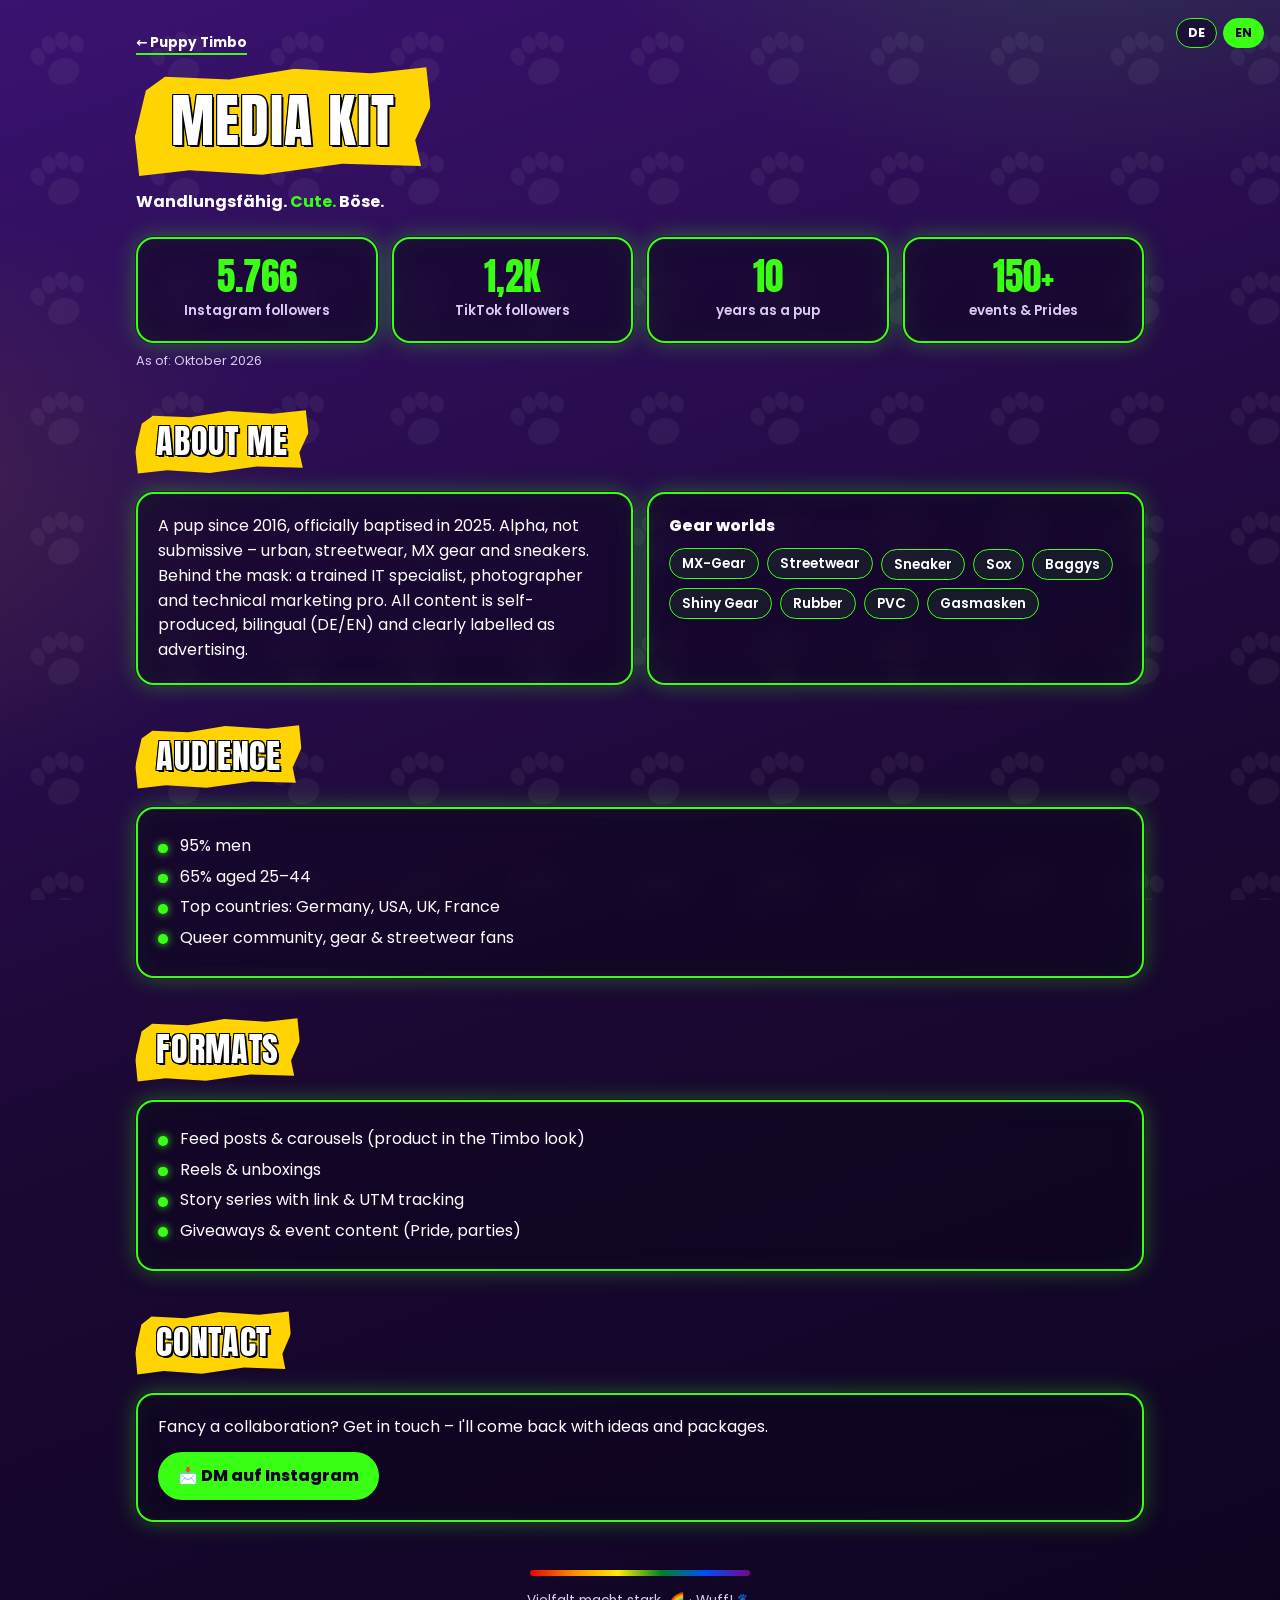
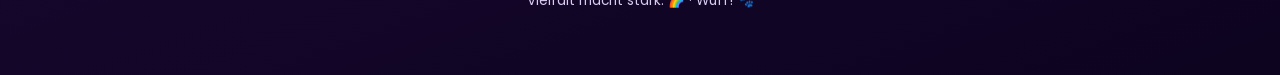
<file: mediakit.html>
<!DOCTYPE html>
<html lang="de">
<head>
<meta charset="utf-8">
<meta name="viewport" content="width=device-width,initial-scale=1">
<title>Media Kit · Puppy Timbo</title>
<meta name="description" content="Media Kit von Puppy Timbo – Reichweite, Zielgruppe und Kooperationen für Brands.">
<meta property="og:title" content="Puppy Timbo – Media Kit">
<meta property="og:image" content="https://puppytimbo.github.io/assets/social-preview.png">
<link rel="canonical" href="https://puppytimbo.github.io/mediakit.html">
<meta property="og:url" content="https://puppytimbo.github.io/mediakit.html">
<meta property="og:type" content="profile">
<meta name="twitter:card" content="summary_large_image">
<link rel="alternate" type="text/plain" title="llms.txt" href="/llms.txt">
<meta name="theme-color" content="#3a1270">
<link rel="icon" href="assets/paw.svg">
<link rel="preconnect" href="https://fonts.googleapis.com"><link rel="preconnect" href="https://fonts.gstatic.com" crossorigin>
<link href="https://fonts.googleapis.com/css2?family=Anton&family=Poppins:wght@400;500;600;700;800&display=swap" rel="stylesheet">
<link rel="stylesheet" href="assets/timbo.css">
<script src="assets/lang.js"></script>
<style>
  .box{padding:20px}
  .two{display:grid;gap:14px;grid-template-columns:repeat(auto-fit,minmax(260px,1fr))}
  .case h3{font-family:var(--font-head);font-weight:400;font-size:1.5rem;color:var(--neon);letter-spacing:.02em;margin-bottom:6px}
  .stand{font-size:.8rem;color:var(--text-2);margin-top:8px}
  .cta{display:inline-block;margin-top:12px;padding:12px 20px;border-radius:999px;background:var(--neon);color:#120428;font-weight:800;text-decoration:none}
</style>
</head>
<body>
<div class="lang"><button data-set="de">DE</button><button data-set="en">EN</button></div>
<main class="wrap wide">
  <nav class="top"><a href="index.html">← Puppy Timbo</a></nav>
  <h1 class="brush">Media Kit</h1>
  <p style="margin:14px 0 22px;font-weight:700">Wandlungsfähig. <span style="color:var(--neon)">Cute.</span> Böse.</p>

  <div class="grid" id="kpis"></div>
  <p class="stand" id="stand"></p>

  <h2 class="brush" data-lang="de">Über mich</h2><h2 class="brush" data-lang="en">About me</h2>
  <div class="two">
    <div class="box glass">
      <p data-lang="de">Puppy seit 2016, 2025 offiziell getauft. Alpha statt devot – urban, Streetwear, MX-Gear und Sneaker. Hinter der Maske: gelernter Informatiker, Fotograf und Technical-Marketing-Profi. Alle Inhalte sind Eigenproduktionen, zweisprachig (DE/EN) und sauber als Werbung gekennzeichnet.</p>
      <p data-lang="en">A pup since 2016, officially baptised in 2025. Alpha, not submissive – urban, streetwear, MX gear and sneakers. Behind the mask: a trained IT specialist, photographer and technical marketing pro. All content is self-produced, bilingual (DE/EN) and clearly labelled as advertising.</p>
    </div>
    <div class="box glass">
      <p style="font-weight:800;margin-bottom:10px" data-lang="de">Gear-Welten</p><p style="font-weight:800;margin-bottom:10px" data-lang="en">Gear worlds</p>
      <div class="chips"><span class="chip">MX-Gear</span><span class="chip">Streetwear</span><span class="chip">Sneaker</span><span class="chip">Sox</span><span class="chip">Baggys</span><span class="chip">Shiny Gear</span><span class="chip">Rubber</span><span class="chip">PVC</span><span class="chip">Gasmasken</span></div>
    </div>
  </div>

  <h2 class="brush" data-lang="de">Zielgruppe</h2><h2 class="brush" data-lang="en">Audience</h2>
  <div class="box glass"><ul class="dots" id="zg"></ul></div>

  <div id="cases-sec"><h2 class="brush" data-lang="de">Fallbeispiele</h2><h2 class="brush" data-lang="en">Case studies</h2>
  <div class="two" id="cases"></div></div>

  <h2 class="brush" data-lang="de">Formate</h2><h2 class="brush" data-lang="en">Formats</h2>
  <div class="box glass"><ul class="dots">
    <li data-lang="de">Feed-Posts & Karussells (Produkt im Timbo-Look)</li><li data-lang="en">Feed posts & carousels (product in the Timbo look)</li>
    <li data-lang="de">Reels & Unboxings</li><li data-lang="en">Reels & unboxings</li>
    <li data-lang="de">Story-Serien mit Link & UTM-Tracking</li><li data-lang="en">Story series with link & UTM tracking</li>
    <li data-lang="de">Gewinnspiele & Event-Content (CSD, Partys)</li><li data-lang="en">Giveaways & event content (Pride, parties)</li>
  </ul></div>

  <h2 class="brush" data-lang="de">Kontakt</h2><h2 class="brush" data-lang="en">Contact</h2>
  <div class="box glass">
    <p data-lang="de">Lust auf eine Kooperation? Schreib mir – ich melde mich mit Ideen und Paketen.</p>
    <p data-lang="en">Fancy a collaboration? Get in touch – I'll come back with ideas and packages.</p>
    <a class="cta" id="mail" href="https://ig.me/m/puppy_timbo" target="_blank" rel="noopener">📩 DM auf Instagram</a>
  </div>

  <footer><div class="rainbow"></div><p>Vielfalt macht stark. 🌈 · Wuff! 🐾</p></footer>
</main>
<script>
(function(){
  // Standardwerte (falls stats.json lokal nicht geladen werden kann)
  var fallback={"stand": "Oktober 2026", "kpis": [{"wert": "5.766", "de": "Instagram-Follower", "en": "Instagram followers"}, {"wert": "1,2K", "de": "TikTok-Follower", "en": "TikTok followers"}, {"wert": "10", "de": "Jahre Puppy", "en": "years as a pup"}, {"wert": "150+", "de": "Events & CSDs", "en": "events & Prides"}], "zielgruppe": {"de": ["95 % Männer", "65 % zwischen 25 und 44 Jahren", "Top-Länder: Deutschland, USA, UK, Frankreich", "Queere Community, Gear- & Streetwear-Fans"], "en": ["95% men", "65% aged 25–44", "Top countries: Germany, USA, UK, France", "Queer community, gear & streetwear fans"]}, "cases": [], "kontakt": "https://ig.me/m/puppy_timbo"};
  function esc(s){return String(s).replace(/[&<>"]/g,function(c){return{'&':'&amp;','<':'&lt;','>':'&gt;','"':'&quot;'}[c]})}
  function render(d){
    document.getElementById('kpis').innerHTML=d.kpis.map(function(k){
      return '<div class="kpi glass"><b>'+esc(k.wert)+'</b><span data-lang="de">'+esc(k.de)+'</span><span data-lang="en">'+esc(k.en)+'</span></div>'}).join('');
    document.getElementById('stand').innerHTML='<span data-lang="de">Stand: '+esc(d.stand)+'</span><span data-lang="en">As of: '+esc(d.stand)+'</span>';
    var zg='';d.zielgruppe.de.forEach(function(t){zg+='<li data-lang="de">'+esc(t)+'</li>'});d.zielgruppe.en.forEach(function(t){zg+='<li data-lang="en">'+esc(t)+'</li>'});
    document.getElementById('zg').innerHTML=zg;
    document.getElementById('cases').innerHTML=d.cases.map(function(c){
      return '<div class="box glass case"><h3>'+esc(c.titel)+'</h3><p data-lang="de">'+esc(c.de)+'</p><p data-lang="en">'+esc(c.en)+'</p></div>'}).join('');
    var m=document.getElementById('mail');if(d.kontakt){m.href=d.kontakt;}
    var cs=document.getElementById('cases-sec');if(cs)cs.style.display=d.cases&&d.cases.length?'':'none';
  }
  render(fallback);
  fetch('data/stats.json',{cache:'no-store'}).then(function(r){return r.json()}).then(render).catch(function(){});
})();
</script>
</body>
</html>
</file>
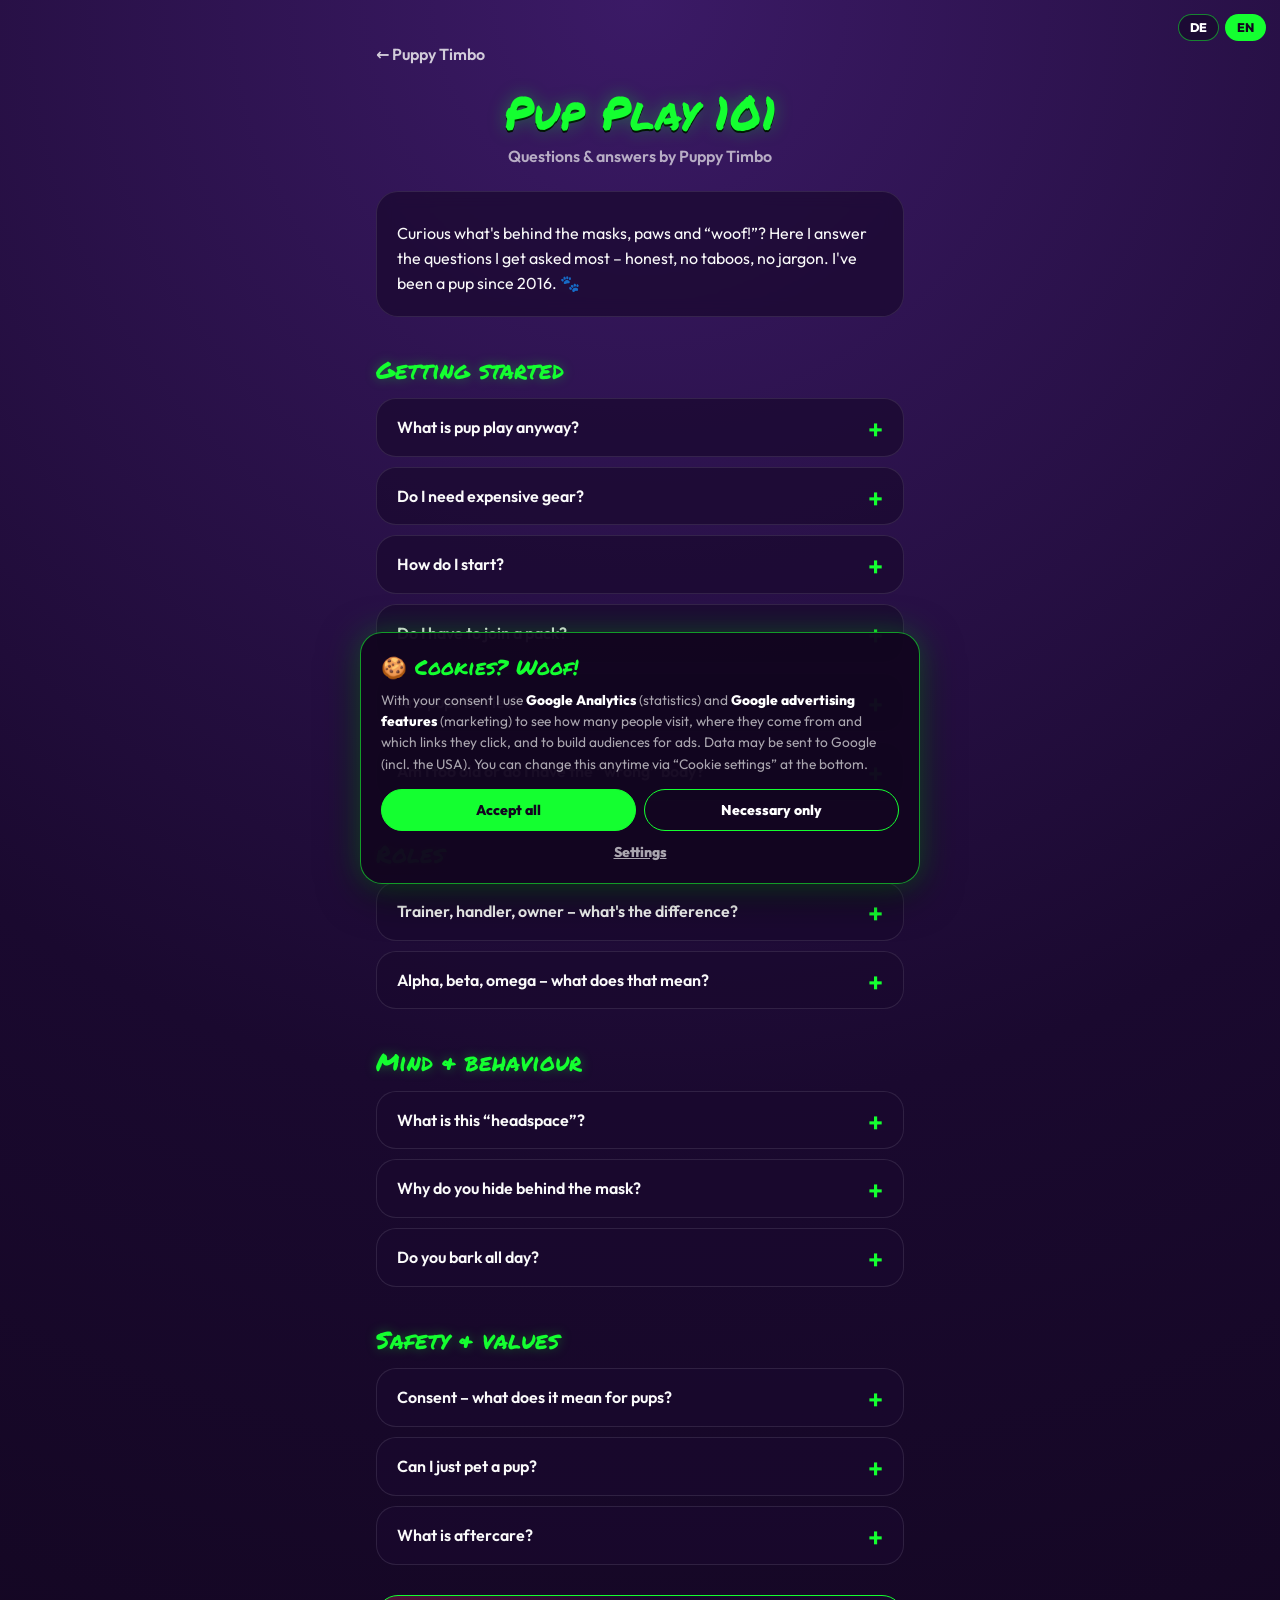
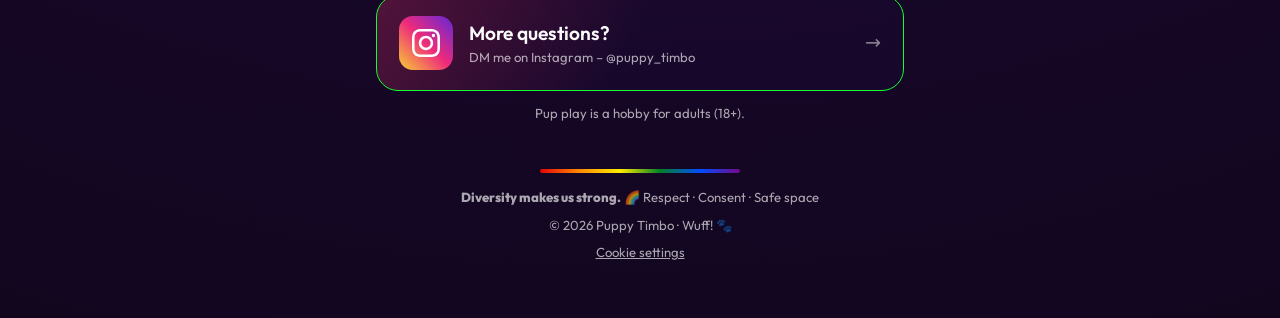
<file: pupplay101.html>
<!DOCTYPE html>
<html lang="de">
<head>
<meta charset="utf-8">
<!-- Consent Mode v2: Standard = abgelehnt (muss VOR dem Google-Tag stehen) -->
<script>window.dataLayer=window.dataLayer||[];function gtag(){dataLayer.push(arguments);}
gtag('consent','default',{ad_storage:'denied',ad_user_data:'denied',ad_personalization:'denied',analytics_storage:'denied',functionality_storage:'granted',security_storage:'granted',wait_for_update:500});
gtag('set','ads_data_redaction',true);gtag('set','url_passthrough',true);
try{var tc=JSON.parse(localStorage.getItem('timbo-consent-v1'));if(tc){gtag('consent','update',{analytics_storage:tc.statistik?'granted':'denied',ad_storage:tc.marketing?'granted':'denied',ad_user_data:tc.marketing?'granted':'denied',ad_personalization:tc.marketing?'granted':'denied'});}}catch(e){}</script>
<!-- Google-Tag (von GA4) -->
<script async src="https://www.googletagmanager.com/gtm.js?id=GTM-PMDLR2VM"></script>
<script> window.dataLayer = window.dataLayer || []; function gtag(){dataLayer.push(arguments);} gtag('js', new Date()); </script>
<script src="assets/consent.js" defer></script>
<meta name="viewport" content="width=device-width,initial-scale=1">
<title>Pup Play 101 – Fragen & Antworten von Puppy Timbo 🐾</title>
<meta name="description" content="Was ist Pup Play? Puppy Timbo beantwortet die häufigsten Fragen: Einstieg, Gear, Rollen, Headspace, Konsens und Aftercare – ehrlich, auf Deutsch und Englisch.">
<meta name="keywords" content="Puppy Timbo, Pup Timbo, puppy_timbo, Pup Play, Puppy Play, Pup Play Deutschland, queer, LGBTQ, Streetwear, MX-Gear, Content Creator">
<meta name="author" content="Puppy Timbo">
<link rel="canonical" href="https://puppytimbo.github.io/pupplay101.html">
<meta property="og:type" content="profile">
<meta property="og:locale" content="de_DE">
<meta property="og:locale:alternate" content="en_GB">
<meta property="og:site_name" content="Puppy Timbo">
<meta property="og:title" content="Pup Play 101 – Fragen &amp; Antworten von Puppy Timbo 🐾">
<meta property="og:description" content="Was ist Pup Play? Puppy Timbo beantwortet die häufigsten Fragen: Einstieg, Gear, Rollen, Headspace, Konsens und Aftercare – ehrlich, auf Deutsch und Englisch.">
<meta property="og:url" content="https://puppytimbo.github.io/pupplay101.html">
<meta property="og:image" content="https://puppytimbo.github.io/assets/og-timbo-4.png">
<meta property="og:image:width" content="1200"><meta property="og:image:height" content="630">
<meta property="og:image:alt" content="Puppy Timbo – Wandlungsfähig. Cute. Böse.">
<meta name="twitter:card" content="summary_large_image">
<meta name="twitter:title" content="Pup Play 101 – Fragen &amp; Antworten von Puppy Timbo 🐾">
<meta name="twitter:description" content="Was ist Pup Play? Puppy Timbo beantwortet die häufigsten Fragen: Einstieg, Gear, Rollen, Headspace, Konsens und Aftercare – ehrlich, auf Deutsch und Englisch.">
<meta name="twitter:image" content="https://puppytimbo.github.io/assets/og-timbo-4.png">
<meta name="theme-color" content="#1a092f">
<link rel="icon" href="assets/paw.svg" type="image/svg+xml">
<link rel="alternate" type="text/plain" title="llms.txt" href="https://puppytimbo.github.io/llms.txt">
<link rel="preload" href="assets/fonts/permanent-marker-latin-400-normal.woff2" as="font" type="font/woff2" crossorigin>
<link rel="stylesheet" href="assets/style.css">
<script src="assets/lang.js"></script>
<meta name="google-site-verification" content="-UgkaAf0ZhnJ0lVutRiFTx2wC3g34fvNn3dFfCc-CHU">
<meta name="msvalidate.01" content="F6BD9BACC0AF9E7D569E2B8569E51517">
<script type="application/ld+json">
{
 "@context": "https://schema.org",
 "@type": "FAQPage",
 "@id": "https://puppytimbo.github.io/pupplay101.html#faq",
 "inLanguage": "de",
 "url": "https://puppytimbo.github.io/pupplay101.html",
 "isPartOf": {
  "@id": "https://puppytimbo.github.io/#website"
 },
 "name": "Pup Play 101 – Fragen & Antworten von Puppy Timbo",
 "author": {
  "@type": "Person",
  "@id": "https://puppytimbo.github.io/#person",
  "name": "Puppy Timbo",
  "url": "https://puppytimbo.github.io/",
  "sameAs": [
   "https://www.instagram.com/puppy_timbo/",
   "https://www.tiktok.com/@puppy.timbo",
   "https://www.facebook.com/timbo.puppy",
   "https://t.me/timbo_bark",
   "https://github.com/PuppyTimbo"
  ]
 },
 "mainEntity": [
  {
   "@type": "Question",
   "name": "Was ist Pup Play überhaupt?",
   "acceptedAnswer": {
    "@type": "Answer",
    "text": "Pup Play ist ein Rollenspiel: Erwachsene schlüpfen in die Rolle eines verspielten Hundes. Es geht um Spaß, Entspannung, Vertrauen und darum, für eine Weile den Kopf frei zu bekommen. Manche spielen allein, manche mit einem Handler, viele treffen sich in der Community auf Events und CSDs."
   }
  },
  {
   "@type": "Question",
   "name": "Brauche ich teures Gear?",
   "acceptedAnswer": {
    "@type": "Answer",
    "text": "Nein. Pup Play beginnt im Kopf, nicht im Shop. Halsband, Mitts oder ein Quietschi sind nett, aber optional. Mein Tipp: Eine einfache Neopren-Hood (ab ca. 25 €) hilft vielen beim Reinkommen. Und: Gear muss sich wie eine zweite Haut anfühlen – kauf nicht, was dir nicht passt."
   }
  },
  {
   "@type": "Question",
   "name": "Wie starte ich?",
   "acceptedAnswer": {
    "@type": "Answer",
    "text": "1. Lies dich ein (z. B. pupplay.de). 2. Tritt einer Telegram- oder Discord-Gruppe bei und lies erst mal mit. 3. Stell Fragen – niemand beißt (zumindest nicht ungefragt 😉). 4. Geh auf ein Event oder einen CSD und lern Pups in echt kennen. Du kannst mir auch einfach schreiben."
   }
  },
  {
   "@type": "Question",
   "name": "Muss ich Teil eines Rudels werden?",
   "acceptedAnswer": {
    "@type": "Answer",
    "text": "Nein. Viele Pups sind „Straypups“ – ohne festes Rudel – und trotzdem mitten in der Community. Ein Rudel ist schön, wenn es passt, aber kein Pflichtprogramm."
   }
  },
  {
   "@type": "Question",
   "name": "Sind Puppys Furries?",
   "acceptedAnswer": {
    "@type": "Answer",
    "text": "Meistens nicht. Furries erschaffen oft ganze Fantasie-Charaktere (Fursonas) mit Fellkostümen. Bei Pup Play geht es eher um das Verhalten und den Headspace – oft mit Rubber, Neopren oder Streetwear. Es gibt Überschneidungen, aber es sind zwei eigene Communities."
   }
  },
  {
   "@type": "Question",
   "name": "Bin ich zu alt oder habe ich den „falschen“ Body?",
   "acceptedAnswer": {
    "@type": "Answer",
    "text": "Nein und nein. In der Community gibt es Pups jeden Alters (ab 18) und jeder Figur. Was zählt, ist, dass du dich wohlfühlst und andere respektierst."
   }
  },
  {
   "@type": "Question",
   "name": "Trainer, Handler, Owner – wo ist der Unterschied?",
   "acceptedAnswer": {
    "@type": "Answer",
    "text": "Ein Handler passt auf den Pup auf, gibt Struktur und sorgt für Sicherheit. Ein Trainer bringt einem Pup Neues bei. Ein Owner steht für eine feste, oft langfristige Bindung. Wichtig: Handler und Pup müssen kein Paar sein."
   }
  },
  {
   "@type": "Question",
   "name": "Alpha, Beta, Omega – was heißt das?",
   "acceptedAnswer": {
    "@type": "Answer",
    "text": "Das beschreibt, welche Rolle ein Pup im Rudel einnimmt. Der Alpha führt, übernimmt Verantwortung und hält das Rudel zusammen. Ein Beta unterstützt, ein Omega ist oft der verspielte, entspannte Part. Ich bin Alpha – aber Alpha heißt Verantwortung, nicht Herumkommandieren."
   }
  },
  {
   "@type": "Question",
   "name": "Was ist dieser Headspace?",
   "acceptedAnswer": {
    "@type": "Answer",
    "text": "Der Pup Space oder Headspace ist der Moment, in dem der Alltag leiser wird: weniger denken, mehr fühlen und spielen. Für viele ist das pure Entspannung – wie Meditation, nur mit Quietschi."
   }
  },
  {
   "@type": "Question",
   "name": "Warum versteckst du dich unter der Maske?",
   "acceptedAnswer": {
    "@type": "Answer",
    "text": "Ich verstecke mich nicht – ich zeige eine Seite von mir. Die Maske hilft, in den Headspace zu kommen, und sie ist mein Markenzeichen. Hinter der Maske steckt übrigens ein ganz normaler Informatiker. 😎"
   }
  },
  {
   "@type": "Question",
   "name": "Bellt ihr den ganzen Tag?",
   "acceptedAnswer": {
    "@type": "Answer",
    "text": "Nein. 😄 Pup Play ist etwas, das man bewusst macht – auf Events, beim Treffen mit Freunden oder zu Hause. Den Rest der Zeit gehen wir arbeiten, kochen und zahlen Steuern wie alle anderen. Ein „Wuff!“ rutscht aber schon mal raus."
   }
  },
  {
   "@type": "Question",
   "name": "Konsens – was heißt das bei Pups?",
   "acceptedAnswer": {
    "@type": "Answer",
    "text": "Ja heißt Ja, Nein heißt Nein – und Grenzen sind heilig. Vor jedem Spiel wird geredet: Was ist okay, was nicht, wie sieht ein Stopp-Signal aus (gerade wenn ein Pup nicht spricht). Kommunikation ist das wichtigste Gear überhaupt."
   }
  },
  {
   "@type": "Question",
   "name": "Darf ich einen Pup einfach streicheln?",
   "acceptedAnswer": {
    "@type": "Answer",
    "text": "Frag vorher! Auch wenn ein Pup aussieht, als wolle er gekrault werden – er ist ein Mensch und entscheidet selbst. Auf Events gilt: erst fragen (gern auch den Handler), dann streicheln."
   }
  },
  {
   "@type": "Question",
   "name": "Was ist Aftercare?",
   "acceptedAnswer": {
    "@type": "Answer",
    "text": "Aftercare ist die Zeit nach dem Spielen: runterkommen, etwas trinken, kuscheln, reden. Wer intensiv im Headspace war, braucht oft einen Moment, um wieder anzukommen. Ein guter Handler nimmt sich dafür Zeit."
   }
  }
 ]
}
</script>
<script type="application/ld+json">
{
 "@context": "https://schema.org",
 "@type": "BreadcrumbList",
 "itemListElement": [
  {
   "@type": "ListItem",
   "position": 1,
   "name": "Puppy Timbo",
   "item": "https://puppytimbo.github.io/"
  },
  {
   "@type": "ListItem",
   "position": 2,
   "name": "Pup Play 101",
   "item": "https://puppytimbo.github.io/pupplay101.html"
  }
 ]
}
</script>
</head>
<body>
<div class="paws" aria-hidden="true"><i style="left:6%;animation-duration:19s;animation-delay:0s;width:18px;height:18px"></i><i style="left:18%;animation-duration:24s;animation-delay:6s;width:26px;height:26px"></i><i style="left:31%;animation-duration:21s;animation-delay:11s;width:16px;height:16px"></i><i style="left:47%;animation-duration:26s;animation-delay:3s;width:22px;height:22px"></i><i style="left:62%;animation-duration:20s;animation-delay:9s;width:18px;height:18px"></i><i style="left:74%;animation-duration:23s;animation-delay:1s;width:28px;height:28px"></i><i style="left:86%;animation-duration:18s;animation-delay:13s;width:16px;height:16px"></i><i style="left:94%;animation-duration:25s;animation-delay:7s;width:20px;height:20px"></i></div>
<div class="lang"><button data-set="de">DE</button><button data-set="en">EN</button></div>
<main class="wrap" style="padding-top:20px">
  <a class="back" href="./">← Puppy Timbo</a>
  <section class="head" style="margin-top:10px">
    <h1>Pup Play 101</h1>
    <p class="tag" data-lang="de">Fragen & Antworten von Puppy Timbo</p>
    <p class="tag" data-lang="en">Questions & answers by Puppy Timbo</p>
  </section>
  <div class="box" style="margin-top:22px">
    <p data-lang="de">Du bist neugierig, was hinter Masken, Pfoten und „Wuff!“ steckt? Hier beantworte ich die Fragen, die mir am häufigsten gestellt werden – ehrlich, ohne Tabus und ohne Fachchinesisch. Seit 2016 bin ich als Puppy unterwegs. 🐾</p>
    <p data-lang="en">Curious what's behind the masks, paws and “woof!”? Here I answer the questions I get asked most – honest, no taboos, no jargon. I've been a pup since 2016. 🐾</p>
  </div>

<h2 class="cat" data-lang="de">Einstieg</h2><h2 class="cat" data-lang="en">Getting started</h2>

  <details class="faq"><summary><span data-lang="de">Was ist Pup Play überhaupt?</span><span data-lang="en">What is pup play anyway?</span></summary><div class="a">
    <p data-lang="de">Pup Play ist ein Rollenspiel: Erwachsene schlüpfen in die Rolle eines verspielten Hundes. Es geht um Spaß, Entspannung, Vertrauen und darum, für eine Weile den Kopf frei zu bekommen. Manche spielen allein, manche mit einem Handler, viele treffen sich in der Community auf Events und CSDs.</p>
    <p data-lang="en">Pup play is a roleplay: adults take on the role of a playful dog. It's about fun, relaxation, trust and switching your head off for a while. Some play solo, some with a handler, and many meet up in the community at events and Pride.</p><p class="igcta"><a data-track="instagram_faq_answer" href="https://www.instagram.com/puppy_timbo/" target="_blank" rel="noopener">🎥 <span data-lang="de">Mehr dazu auf Instagram</span><span data-lang="en">More on Instagram</span> @puppy_timbo →</a></p></div></details>

  <details class="faq"><summary><span data-lang="de">Brauche ich teures Gear?</span><span data-lang="en">Do I need expensive gear?</span></summary><div class="a">
    <p data-lang="de">Nein. Pup Play beginnt im Kopf, nicht im Shop. Halsband, Mitts oder ein Quietschi sind nett, aber optional. Mein Tipp: Eine einfache Neopren-Hood (ab ca. 25 €) hilft vielen beim Reinkommen. Und: Gear muss sich wie eine zweite Haut anfühlen – kauf nicht, was dir nicht passt.</p>
    <p data-lang="en">No. Pup play starts in your head, not in a shop. A collar, mitts or a squeaky toy are nice but optional. My tip: a simple neoprene hood (from about €25) helps many people get into it. And: gear should feel like a second skin – don't buy what doesn't fit you.</p><p class="igcta"><a data-track="instagram_faq_answer" href="https://www.instagram.com/puppy_timbo/" target="_blank" rel="noopener">🎥 <span data-lang="de">Mehr dazu auf Instagram</span><span data-lang="en">More on Instagram</span> @puppy_timbo →</a></p></div></details>

  <details class="faq"><summary><span data-lang="de">Wie starte ich?</span><span data-lang="en">How do I start?</span></summary><div class="a">
    <p data-lang="de">1. Lies dich ein (z. B. pupplay.de). 2. Tritt einer Telegram- oder Discord-Gruppe bei und lies erst mal mit. 3. Stell Fragen – niemand beißt (zumindest nicht ungefragt 😉). 4. Geh auf ein Event oder einen CSD und lern Pups in echt kennen. Du kannst mir auch einfach schreiben.</p>
    <p data-lang="en">1. Read up (e.g. pupplay.de). 2. Join a Telegram or Discord group and just read along first. 3. Ask questions – nobody bites (at least not without asking 😉). 4. Go to an event or Pride and meet pups in real life. You can also just message me.</p><p class="igcta"><a data-track="instagram_faq_answer" href="https://www.instagram.com/puppy_timbo/" target="_blank" rel="noopener">🎥 <span data-lang="de">Mehr dazu auf Instagram</span><span data-lang="en">More on Instagram</span> @puppy_timbo →</a></p></div></details>

  <details class="faq"><summary><span data-lang="de">Muss ich Teil eines Rudels werden?</span><span data-lang="en">Do I have to join a pack?</span></summary><div class="a">
    <p data-lang="de">Nein. Viele Pups sind „Straypups“ – ohne festes Rudel – und trotzdem mitten in der Community. Ein Rudel ist schön, wenn es passt, aber kein Pflichtprogramm.</p>
    <p data-lang="en">No. Many pups are “stray pups” – without a fixed pack – and still right in the middle of the community. A pack is great when it fits, but it's not mandatory.</p><p class="igcta"><a data-track="instagram_faq_answer" href="https://www.instagram.com/puppy_timbo/" target="_blank" rel="noopener">🎥 <span data-lang="de">Mehr dazu auf Instagram</span><span data-lang="en">More on Instagram</span> @puppy_timbo →</a></p></div></details>

  <details class="faq"><summary><span data-lang="de">Sind Puppys Furries?</span><span data-lang="en">Are pups furries?</span></summary><div class="a">
    <p data-lang="de">Meistens nicht. Furries erschaffen oft ganze Fantasie-Charaktere (Fursonas) mit Fellkostümen. Bei Pup Play geht es eher um das Verhalten und den Headspace – oft mit Rubber, Neopren oder Streetwear. Es gibt Überschneidungen, aber es sind zwei eigene Communities.</p>
    <p data-lang="en">Mostly not. Furries often create whole fantasy characters (fursonas) with fur suits. Pup play is more about behaviour and headspace – often with rubber, neoprene or streetwear. There's overlap, but they're two separate communities.</p><p class="igcta"><a data-track="instagram_faq_answer" href="https://www.instagram.com/puppy_timbo/" target="_blank" rel="noopener">🎥 <span data-lang="de">Mehr dazu auf Instagram</span><span data-lang="en">More on Instagram</span> @puppy_timbo →</a></p></div></details>

  <details class="faq"><summary><span data-lang="de">Bin ich zu alt oder habe ich den „falschen“ Body?</span><span data-lang="en">Am I too old or do I have the “wrong” body?</span></summary><div class="a">
    <p data-lang="de">Nein und nein. In der Community gibt es Pups jeden Alters (ab 18) und jeder Figur. Was zählt, ist, dass du dich wohlfühlst und andere respektierst.</p>
    <p data-lang="en">No and no. The community has pups of every age (18+) and every body type. What matters is that you feel good and respect others.</p><p class="igcta"><a data-track="instagram_faq_answer" href="https://www.instagram.com/puppy_timbo/" target="_blank" rel="noopener">🎥 <span data-lang="de">Mehr dazu auf Instagram</span><span data-lang="en">More on Instagram</span> @puppy_timbo →</a></p></div></details>

  <h2 class="cat" data-lang="de">Rollen</h2><h2 class="cat" data-lang="en">Roles</h2>

  <details class="faq"><summary><span data-lang="de">Trainer, Handler, Owner – wo ist der Unterschied?</span><span data-lang="en">Trainer, handler, owner – what's the difference?</span></summary><div class="a">
    <p data-lang="de">Ein <b>Handler</b> passt auf den Pup auf, gibt Struktur und sorgt für Sicherheit. Ein <b>Trainer</b> bringt einem Pup Neues bei. Ein <b>Owner</b> steht für eine feste, oft langfristige Bindung. Wichtig: Handler und Pup müssen kein Paar sein.</p>
    <p data-lang="en">A <b>handler</b> looks after the pup, gives structure and keeps things safe. A <b>trainer</b> teaches a pup new things. An <b>owner</b> stands for a fixed, often long-term bond. Important: handler and pup don't have to be a couple.</p><p class="igcta"><a data-track="instagram_faq_answer" href="https://www.instagram.com/puppy_timbo/" target="_blank" rel="noopener">🎥 <span data-lang="de">Mehr dazu auf Instagram</span><span data-lang="en">More on Instagram</span> @puppy_timbo →</a></p></div></details>

  <details class="faq"><summary><span data-lang="de">Alpha, Beta, Omega – was heißt das?</span><span data-lang="en">Alpha, beta, omega – what does that mean?</span></summary><div class="a">
    <p data-lang="de">Das beschreibt, welche Rolle ein Pup im Rudel einnimmt. Der <b>Alpha</b> führt, übernimmt Verantwortung und hält das Rudel zusammen. Ein <b>Beta</b> unterstützt, ein <b>Omega</b> ist oft der verspielte, entspannte Part. Ich bin Alpha – aber Alpha heißt Verantwortung, nicht Herumkommandieren.</p>
    <p data-lang="en">It describes the role a pup takes in a pack. The <b>alpha</b> leads, takes responsibility and holds the pack together. A <b>beta</b> supports, an <b>omega</b> is often the playful, laid-back one. I'm an alpha – but alpha means responsibility, not bossing people around.</p><p class="igcta"><a data-track="instagram_faq_answer" href="https://www.instagram.com/puppy_timbo/" target="_blank" rel="noopener">🎥 <span data-lang="de">Mehr dazu auf Instagram</span><span data-lang="en">More on Instagram</span> @puppy_timbo →</a></p></div></details>

  <h2 class="cat" data-lang="de">Kopf & Verhalten</h2><h2 class="cat" data-lang="en">Mind & behaviour</h2>

  <details class="faq"><summary><span data-lang="de">Was ist dieser Headspace?</span><span data-lang="en">What is this “headspace”?</span></summary><div class="a">
    <p data-lang="de">Der Pup Space oder Headspace ist der Moment, in dem der Alltag leiser wird: weniger denken, mehr fühlen und spielen. Für viele ist das pure Entspannung – wie Meditation, nur mit Quietschi.</p>
    <p data-lang="en">Pup space or headspace is the moment everyday life gets quieter: less thinking, more feeling and playing. For many it's pure relaxation – like meditation, just with a squeaky toy.</p><p class="igcta"><a data-track="instagram_faq_answer" href="https://www.instagram.com/puppy_timbo/" target="_blank" rel="noopener">🎥 <span data-lang="de">Mehr dazu auf Instagram</span><span data-lang="en">More on Instagram</span> @puppy_timbo →</a></p></div></details>

  <details class="faq"><summary><span data-lang="de">Warum versteckst du dich unter der Maske?</span><span data-lang="en">Why do you hide behind the mask?</span></summary><div class="a">
    <p data-lang="de">Ich verstecke mich nicht – ich zeige eine Seite von mir. Die Maske hilft, in den Headspace zu kommen, und sie ist mein Markenzeichen. Hinter der Maske steckt übrigens ein ganz normaler Informatiker. 😎</p>
    <p data-lang="en">I'm not hiding – I'm showing a side of me. The mask helps me get into headspace, and it's my trademark. Behind the mask, by the way, is a perfectly normal IT guy. 😎</p><p class="igcta"><a data-track="instagram_faq_answer" href="https://www.instagram.com/puppy_timbo/" target="_blank" rel="noopener">🎥 <span data-lang="de">Mehr dazu auf Instagram</span><span data-lang="en">More on Instagram</span> @puppy_timbo →</a></p></div></details>

  <details class="faq"><summary><span data-lang="de">Bellt ihr den ganzen Tag?</span><span data-lang="en">Do you bark all day?</span></summary><div class="a">
    <p data-lang="de">Nein. 😄 Pup Play ist etwas, das man bewusst macht – auf Events, beim Treffen mit Freunden oder zu Hause. Den Rest der Zeit gehen wir arbeiten, kochen und zahlen Steuern wie alle anderen. Ein „Wuff!“ rutscht aber schon mal raus.</p>
    <p data-lang="en">No. 😄 Pup play is something you do on purpose – at events, with friends or at home. The rest of the time we go to work, cook and pay taxes like everyone else. A “woof!” does slip out sometimes, though.</p><p class="igcta"><a data-track="instagram_faq_answer" href="https://www.instagram.com/puppy_timbo/" target="_blank" rel="noopener">🎥 <span data-lang="de">Mehr dazu auf Instagram</span><span data-lang="en">More on Instagram</span> @puppy_timbo →</a></p></div></details>

  <h2 class="cat" data-lang="de">Sicherheit & Werte</h2><h2 class="cat" data-lang="en">Safety & values</h2>

  <details class="faq"><summary><span data-lang="de">Konsens – was heißt das bei Pups?</span><span data-lang="en">Consent – what does it mean for pups?</span></summary><div class="a">
    <p data-lang="de">Ja heißt Ja, Nein heißt Nein – und Grenzen sind heilig. Vor jedem Spiel wird geredet: Was ist okay, was nicht, wie sieht ein Stopp-Signal aus (gerade wenn ein Pup nicht spricht). Kommunikation ist das wichtigste Gear überhaupt.</p>
    <p data-lang="en">Yes means yes, no means no – and limits are sacred. Before any play there's a talk: what's okay, what isn't, what a stop signal looks like (especially when a pup isn't talking). Communication is the most important gear of all.</p><p class="igcta"><a data-track="instagram_faq_answer" href="https://www.instagram.com/puppy_timbo/" target="_blank" rel="noopener">🎥 <span data-lang="de">Mehr dazu auf Instagram</span><span data-lang="en">More on Instagram</span> @puppy_timbo →</a></p></div></details>

  <details class="faq"><summary><span data-lang="de">Darf ich einen Pup einfach streicheln?</span><span data-lang="en">Can I just pet a pup?</span></summary><div class="a">
    <p data-lang="de">Frag vorher! Auch wenn ein Pup aussieht, als wolle er gekrault werden – er ist ein Mensch und entscheidet selbst. Auf Events gilt: erst fragen (gern auch den Handler), dann streicheln.</p>
    <p data-lang="en">Ask first! Even if a pup looks like they want a scratch – they're a person and decide for themselves. At events: ask first (the handler too, if there is one), then pet.</p><p class="igcta"><a data-track="instagram_faq_answer" href="https://www.instagram.com/puppy_timbo/" target="_blank" rel="noopener">🎥 <span data-lang="de">Mehr dazu auf Instagram</span><span data-lang="en">More on Instagram</span> @puppy_timbo →</a></p></div></details>

  <details class="faq"><summary><span data-lang="de">Was ist Aftercare?</span><span data-lang="en">What is aftercare?</span></summary><div class="a">
    <p data-lang="de">Aftercare ist die Zeit nach dem Spielen: runterkommen, etwas trinken, kuscheln, reden. Wer intensiv im Headspace war, braucht oft einen Moment, um wieder anzukommen. Ein guter Handler nimmt sich dafür Zeit.</p>
    <p data-lang="en">Aftercare is the time after play: winding down, having a drink, cuddling, talking. Anyone who was deep in headspace often needs a moment to come back. A good handler makes time for that.</p><p class="igcta"><a data-track="instagram_faq_answer" href="https://www.instagram.com/puppy_timbo/" target="_blank" rel="noopener">🎥 <span data-lang="de">Mehr dazu auf Instagram</span><span data-lang="en">More on Instagram</span> @puppy_timbo →</a></p></div></details>

  
  <a class="card ig main" href="https://www.instagram.com/puppy_timbo/" target="_blank" rel="noopener" style="margin-top:30px" data-track="instagram_faq">
    <span class="ico"><svg viewBox="0 0 24 24" aria-hidden="true"><path d="M7.0301.084c-1.2768.0602-2.1487.264-2.911.5634-.7888.3075-1.4575.72-2.1228 1.3877-.6652.6677-1.075 1.3368-1.3802 2.127-.2954.7638-.4956 1.6365-.552 2.914-.0564 1.2775-.0689 1.6882-.0626 4.947.0062 3.2586.0206 3.6671.0825 4.9473.061 1.2765.264 2.1482.5635 2.9107.308.7889.72 1.4573 1.388 2.1228.6679.6655 1.3365 1.0743 2.1285 1.38.7632.295 1.6361.4961 2.9134.552 1.2773.056 1.6884.069 4.9462.0627 3.2578-.0062 3.668-.0207 4.9478-.0814 1.28-.0607 2.147-.2652 2.9098-.5633.7889-.3086 1.4578-.72 2.1228-1.3881.665-.6682 1.0745-1.3378 1.3795-2.1284.2957-.7632.4966-1.636.552-2.9124.056-1.2809.0692-1.6898.063-4.948-.0063-3.2583-.021-3.6668-.0817-4.9465-.0607-1.2797-.264-2.1487-.5633-2.9117-.3084-.7889-.72-1.4568-1.3876-2.1228C21.2982 1.33 20.628.9208 19.8378.6165 19.074.321 18.2017.1197 16.9244.0645 15.6471.0093 15.236-.005 11.977.0014 8.718.0076 8.31.0215 7.0301.0839m.1402 21.6932c-1.17-.0509-1.8053-.2453-2.2287-.408-.5606-.216-.96-.4771-1.3819-.895-.422-.4178-.6811-.8186-.9-1.378-.1644-.4234-.3624-1.058-.4171-2.228-.0595-1.2645-.072-1.6442-.079-4.848-.007-3.2037.0053-3.583.0607-4.848.05-1.169.2456-1.805.408-2.2282.216-.5613.4762-.96.895-1.3816.4188-.4217.8184-.6814 1.3783-.9003.423-.1651 1.0575-.3614 2.227-.4171 1.2655-.06 1.6447-.072 4.848-.079 3.2033-.007 3.5835.005 4.8495.0608 1.169.0508 1.8053.2445 2.228.408.5608.216.96.4754 1.3816.895.4217.4194.6816.8176.9005 1.3787.1653.4217.3617 1.056.4169 2.2263.0602 1.2655.0739 1.645.0796 4.848.0058 3.203-.0055 3.5834-.061 4.848-.051 1.17-.245 1.8055-.408 2.2294-.216.5604-.4763.96-.8954 1.3814-.419.4215-.8181.6811-1.3783.9-.4224.1649-1.0577.3617-2.2262.4174-1.2656.0595-1.6448.072-4.8493.079-3.2045.007-3.5825-.006-4.848-.0608M16.953 5.5864A1.44 1.44 0 1 0 18.39 4.144a1.44 1.44 0 0 0-1.437 1.4424M5.8385 12.012c.0067 3.4032 2.7706 6.1557 6.173 6.1493 3.4026-.0065 6.157-2.7701 6.1506-6.1733-.0065-3.4032-2.771-6.1565-6.174-6.1498-3.403.0067-6.156 2.771-6.1496 6.1738M8 12.0077a4 4 0 1 1 4.008 3.9921A3.9996 3.9996 0 0 1 8 12.0077"/></svg></span>
    <span><b data-lang="de">Noch Fragen?</b><b data-lang="en">More questions?</b><small data-lang="de">Schreib mir auf Instagram – @puppy_timbo</small><small data-lang="en">DM me on Instagram – @puppy_timbo</small></span>
    <span class="go" aria-hidden="true">→</span>
  </a>
  <p class="muted" style="text-align:center;font-size:.82rem;margin-top:10px" data-lang="de">Pup Play ist ein Hobby für Erwachsene (18+).</p>
  <p class="muted" style="text-align:center;font-size:.82rem;margin-top:10px" data-lang="en">Pup play is a hobby for adults (18+).</p>

  <footer>
    <div class="rb"></div>
    <p data-lang="de"><b>Vielfalt macht stark.</b> 🌈 Respekt · Konsens · Safe Space</p>
    <p data-lang="en"><b>Diversity makes us strong.</b> 🌈 Respect · Consent · Safe space</p>
    <p style="margin-top:8px">© 2026 Puppy Timbo · Wuff! 🐾</p>
    <p class="legal"><a href="#" onclick="return timboCookieSettings()" data-lang="de">Cookie-Einstellungen</a><a href="#" onclick="return timboCookieSettings()" data-lang="en">Cookie settings</a></p>
  </footer>
</main>
</body>
</html>
</file>
<file: assets/style.css>
/* Puppy Timbo – Link-Seite · Design angelehnt an Timbos Website (Lila + Neongrün + Permanent Marker) */
@font-face{font-family:"Outfit";src:url("fonts/outfit-latin-400-normal.woff2") format("woff2");font-weight:400;font-display:swap}
@font-face{font-family:"Outfit";src:url("fonts/outfit-latin-600-normal.woff2") format("woff2");font-weight:600;font-display:swap}
@font-face{font-family:"Outfit";src:url("fonts/outfit-latin-800-normal.woff2") format("woff2");font-weight:800;font-display:swap}
@font-face{font-family:"Permanent Marker";src:url("fonts/permanent-marker-latin-400-normal.woff2") format("woff2");font-display:swap}

:root{
  --bg-1:#3b1a66; --bg-2:#1a092f; --bg-3:#12061f;
  --neon:#14ff30; --neon-soft:rgba(20,255,48,.35); --neon-faint:rgba(20,255,48,.08);
  --gelb:#ffd400; --lila:#8b5cf6; --pink:#e11d48;
  --card:rgba(26,9,47,.72); --line:rgba(255,255,255,.10);
  --text:#fafafa; --muted:rgba(250,250,250,.66);
  --marker:"Permanent Marker",cursive; --font:"Outfit",system-ui,sans-serif;
}
*{box-sizing:border-box;margin:0;padding:0}
html{background:var(--bg-3)}
body{font-family:var(--font);color:var(--text);min-height:100vh;line-height:1.55;overflow-x:hidden;
  background:radial-gradient(circle at 50% 0%,var(--bg-1) 0,var(--bg-2) 55%,var(--bg-3) 100%)}
a{color:var(--neon)}
img{display:block;max-width:100%}

/* schwebende Pfoten im Hintergrund */
.paws{position:fixed;inset:0;pointer-events:none;z-index:0;overflow:hidden}
.paws i{position:absolute;bottom:-40px;width:22px;height:22px;opacity:0;background:url(paw.svg) center/contain no-repeat;animation:float linear infinite}
@keyframes float{0%{transform:translateY(0) rotate(0);opacity:0}10%{opacity:.35}90%{opacity:.25}100%{transform:translateY(-110vh) rotate(40deg);opacity:0}}

/* Cover + Avatar */
.cover{position:relative;height:250px;overflow:hidden}
.cover img{width:100%;height:100%;object-fit:cover;object-position:30% 18%;filter:saturate(1.15)}
.cover::after{content:"";position:absolute;inset:0;background:linear-gradient(to bottom,rgba(26,9,47,.15) 0%,rgba(26,9,47,.55) 55%,var(--bg-2) 100%)}
.wrap{position:relative;z-index:1;max-width:560px;margin:0 auto;padding:0 16px 56px}
.head{text-align:center;margin-top:-92px;position:relative;z-index:2}
.avatar{width:148px;height:148px;margin:0 auto;border-radius:50%;padding:5px;position:relative;
  background:conic-gradient(from 0deg,var(--neon),var(--gelb),var(--lila),var(--neon));animation:spin 6s linear infinite}
.avatar img{width:100%;height:100%;border-radius:50%;object-fit:cover;border:4px solid var(--bg-2);animation:spin 6s linear infinite reverse;background:var(--bg-2)}
@keyframes spin{to{transform:rotate(360deg)}}
.logo{height:46px;margin:18px auto 0}
h1{font-family:var(--marker);font-weight:400;color:var(--neon);font-size:clamp(2.2rem,8vw,2.9rem);line-height:1.1;margin-top:14px;
  text-shadow:0 0 18px var(--neon-soft),0 2px 0 #000}
.tag{color:var(--muted);font-weight:600;margin-top:6px}
.claim{font-weight:800;margin-top:10px;letter-spacing:.02em}
.claim span{color:var(--neon)}

/* Abschnitte */
.label{display:flex;align-items:center;gap:10px;margin:34px 0 12px;font-weight:800;font-size:.78rem;letter-spacing:.16em;text-transform:uppercase;color:var(--text)}
.label::before{content:"";width:4px;height:16px;border-radius:2px;background:var(--neon);box-shadow:0 0 10px var(--neon)}

/* Link-Karten */
.card{display:flex;align-items:center;gap:16px;padding:16px 20px;margin:12px 0;border-radius:22px;text-decoration:none;color:var(--text);
  border:1px solid var(--line);background:linear-gradient(120deg,var(--tint,rgba(20,255,48,.14)) 0%,var(--card) 48%,var(--card) 100%);
  backdrop-filter:blur(8px);-webkit-backdrop-filter:blur(8px);transition:transform .18s ease,border-color .18s ease,box-shadow .18s ease}
.card:hover,.card:focus-visible{transform:translateY(-3px);border-color:var(--neon);box-shadow:0 0 26px var(--neon-soft);outline:none}
.card .ico{width:44px;height:44px;flex:none;border-radius:14px;display:grid;place-items:center;background:rgba(255,255,255,.06);border:1px solid var(--line)}
.card .ico svg{width:22px;height:22px;fill:currentColor}
.card b{display:block;font-size:1.05rem;font-weight:600}
.card small{display:block;color:var(--muted);font-size:.82rem;line-height:1.35}
.card .go{margin-left:auto;opacity:.5;font-size:1.2rem;transition:transform .18s}
.card:hover .go{transform:translateX(4px);opacity:1}
.card.ig{--tint:rgba(225,48,108,.30)}
.card.tt{--tint:rgba(37,244,238,.18)}
.card.tg{--tint:rgba(42,171,238,.22)}
.card.gh{--tint:rgba(255,255,255,.10)}
.card.edu{--tint:rgba(255,212,0,.22)}

/* Instagram = Hauptkanal */
.card.main{padding:20px 22px;border-color:var(--neon);animation:pulse 2.6s ease-in-out infinite}
.card.main .ico{width:54px;height:54px;background:linear-gradient(45deg,#f9ce34,#ee2a7b,#6228d7);border:0}
.card.main .ico svg{width:28px;height:28px;fill:#fff}
.card.main b{font-size:1.2rem}
.badge{display:inline-block;margin-left:8px;padding:2px 8px;border-radius:999px;font-size:.66rem;font-weight:800;letter-spacing:.06em;
  color:#12061f;background:var(--neon);vertical-align:middle;text-transform:uppercase}
@keyframes pulse{0%,100%{box-shadow:0 0 0 0 rgba(20,255,48,.0),0 0 14px rgba(20,255,48,.25)}50%{box-shadow:0 0 0 4px rgba(20,255,48,.12),0 0 30px rgba(20,255,48,.45)}}

/* Info-Box */
.box{padding:20px;border-radius:22px;border:1px solid var(--line);background:var(--card);backdrop-filter:blur(8px);-webkit-backdrop-filter:blur(8px)}
.box p+p{margin-top:.6em}
.box .muted,.muted{color:var(--muted)}
.chips{display:flex;flex-wrap:wrap;gap:8px;margin-top:14px}
.chip{font-size:.8rem;font-weight:600;padding:5px 12px;border-radius:999px;border:1px solid rgba(20,255,48,.5);background:var(--neon-faint)}

/* Sprache */
.lang{position:fixed;top:14px;right:14px;z-index:10;display:flex;gap:6px}
.lang button{font:700 .78rem var(--font);color:#fff;background:rgba(26,9,47,.8);border:1px solid rgba(20,255,48,.5);border-radius:999px;padding:5px 11px;cursor:pointer;backdrop-filter:blur(6px)}
.lang button[aria-pressed="true"]{background:var(--neon);color:#12061f}
html[lang="de"] [data-lang="en"],html[lang="en"] [data-lang="de"]{display:none!important}

/* FAQ */
.back{display:inline-flex;align-items:center;gap:6px;margin:22px 0 6px;font-weight:600;text-decoration:none;color:var(--text);opacity:.8}
.back:hover{opacity:1;color:var(--neon)}
h2.cat{font-family:var(--marker);font-weight:400;color:var(--neon);font-size:1.5rem;margin:34px 0 10px;text-shadow:0 0 12px var(--neon-soft)}
details.faq{margin:10px 0;border-radius:20px;border:1px solid var(--line);background:var(--card);transition:border-color .2s}
details.faq[open]{border-color:rgba(20,255,48,.6);box-shadow:0 0 22px rgba(20,255,48,.15)}
details.faq summary{cursor:pointer;list-style:none;padding:16px 52px 16px 20px;font-weight:600;position:relative}
details.faq summary::-webkit-details-marker{display:none}
details.faq summary::after{content:"+";position:absolute;right:20px;top:9px;font-size:1.7rem;color:var(--neon);transition:transform .2s}
details.faq[open] summary::after{transform:rotate(45deg)}
details.faq .a{padding:0 20px 18px;color:var(--muted)}
details.faq .a p+p{margin-top:.6em}
.igcta{margin-top:12px}.igcta a{font-weight:700;text-decoration:none}

footer{margin-top:46px;text-align:center;font-size:.82rem;color:var(--muted)}
footer .rb{height:4px;max-width:200px;margin:0 auto 14px;border-radius:4px;background:linear-gradient(90deg,#e40303,#ff8c00,#ffed00,#008026,#004dff,#750787)}
footer a{color:var(--muted)}
@media (prefers-reduced-motion:reduce){*,*::before,*::after{animation:none!important;transition:none!important}}
@media (min-width:700px){.cover{height:380px}.cover img{object-position:55% 42%}.head{margin-top:-100px}}


/* Cookie-Consent-Manager */
#cc{position:fixed;left:50%;bottom:16px;transform:translateX(-50%);z-index:50;width:min(560px,calc(100% - 32px));max-height:calc(100vh - 32px);overflow:auto;
  padding:18px 20px;border-radius:22px;background:rgba(18,6,31,.97);border:1px solid rgba(20,255,48,.6);
  box-shadow:0 0 30px rgba(20,255,48,.25),0 10px 40px rgba(0,0,0,.6);font-size:.86rem;color:var(--muted);animation:ccin .35s ease}
@keyframes ccin{from{transform:translate(-50%,20px);opacity:0}}
#cc b{color:#fff}
#cc .cc-t{font-family:var(--marker);color:var(--neon);font-size:1.3rem;margin-bottom:6px}
.cc-d{margin-top:12px;display:grid;gap:8px}
.cc-r{display:flex;align-items:center;gap:12px;padding:10px 12px;border-radius:14px;border:1px solid var(--line);background:rgba(255,255,255,.03);cursor:pointer}
.cc-r span{flex:1}.cc-r small{display:block;color:var(--muted);font-size:.78rem}
.cc-r input{position:absolute;opacity:0;pointer-events:none}
.cc-r i{flex:none;width:42px;height:24px;border-radius:999px;background:rgba(255,255,255,.18);position:relative;transition:background .2s}
.cc-r i::after{content:"";position:absolute;top:3px;left:3px;width:18px;height:18px;border-radius:50%;background:#fff;transition:transform .2s}
.cc-r input:checked+i{background:var(--neon)}.cc-r input:checked+i::after{transform:translateX(18px);background:#12061f}
.cc-r input:disabled+i{opacity:.6}
.cc-r input:focus-visible+i{outline:2px solid var(--neon);outline-offset:2px}
.cc-b{display:flex;gap:8px;margin-top:14px;flex-wrap:wrap}
.cc-b button{flex:1;min-width:130px;font:700 .88rem var(--font);padding:11px 14px;border-radius:999px;cursor:pointer;border:1px solid var(--neon);background:var(--neon);color:#12061f}
.cc-b button.sec{background:transparent;color:#fff}
.cc-b button.lnk{flex:0 0 100%;background:none;border:0;color:var(--muted);text-decoration:underline;padding:4px;min-width:0}
.cc-b button[hidden]{display:none}
footer .legal{margin-top:6px}

/* v8: Logo, Social-Icons, Teilen, Coming soon, Gear, Schmutzwuffel */
.logo-h{margin-top:12px;line-height:0}
.logo-h .logo{width:min(250px,64vw);height:auto;margin:0 auto;filter:drop-shadow(0 6px 18px rgba(20,255,48,.28))}
.socrow{display:flex;justify-content:center;gap:10px;margin-top:16px}
.socrow a{width:42px;height:42px;display:grid;place-items:center;border-radius:50%;color:#fff;border:1px solid var(--line);background:rgba(255,255,255,.05);transition:transform .15s,border-color .15s,color .15s}
.socrow a:hover{transform:translateY(-2px);border-color:var(--neon);color:var(--neon)}
.socrow svg{width:19px;height:19px;fill:currentColor}
.share{position:fixed;top:14px;left:14px;z-index:10;display:flex;align-items:center;gap:6px;font:700 .78rem var(--font);color:#fff;
  background:rgba(26,9,47,.8);border:1px solid rgba(20,255,48,.5);border-radius:999px;padding:6px 12px;cursor:pointer;backdrop-filter:blur(6px)}
.share svg{width:14px;height:14px;fill:currentColor}
.toast{position:fixed;left:50%;bottom:24px;transform:translateX(-50%);z-index:60;background:var(--neon);color:#12061f;font-weight:800;padding:10px 18px;border-radius:999px}
.welcome{margin-top:24px;text-align:center}
.welcome p+p{margin-top:.6em}
.welcome .w1{font-weight:800;color:#fff}
.welcome .w2{font-family:var(--marker);color:var(--neon);font-size:1.15rem}
.sub{color:var(--muted);font-size:.86rem;margin:-4px 0 4px}
.sub.warn{color:#fda4af;margin:6px 0}
.card.soon{cursor:default;opacity:.92;border-style:dashed;border-color:rgba(255,212,0,.55);--tint:rgba(255,212,0,.16);position:relative;overflow:hidden}
.card.soon::after{content:"";position:absolute;inset:0;background:linear-gradient(110deg,transparent 30%,rgba(255,255,255,.08) 50%,transparent 70%);animation:shine 3.2s linear infinite}
@keyframes shine{from{transform:translateX(-100%)}to{transform:translateX(100%)}}
.card.soon:hover{transform:none;box-shadow:none}
.badge.gelb{background:var(--gelb)}
.badge.pink{background:#fb7185;color:#12061f}
.card.fb{--tint:rgba(24,119,242,.24)}
.card.vt{--tint:rgba(0,119,130,.28)}
.card.sb{--tint:rgba(255,255,255,.12)}
.card.pp{--tint:rgba(0,48,135,.35)}
.card.az{--tint:rgba(255,153,0,.24)}
.gearlist{list-style:none;display:grid;gap:8px;margin-top:12px}
.gearlist li{display:flex;gap:12px;align-items:center;padding:10px 12px;border-radius:14px;background:rgba(255,255,255,.04);border:1px solid var(--line)}
.gearlist .ge{font-size:1.4rem;width:30px;text-align:center}
.gearlist b{display:block}.gearlist small{color:var(--muted)}
button.card{width:100%;font:inherit;text-align:left;cursor:pointer}
.card.nsfw{--tint:rgba(225,29,72,.32);border-color:rgba(251,113,133,.45)}
.card.nsfw.open .go{transform:rotate(90deg)}
#nsfw{padding-left:10px;border-left:2px solid rgba(251,113,133,.5);margin-left:6px}
.card.n-x{--tint:rgba(255,255,255,.12)}.card.n-of{--tint:rgba(0,175,240,.25)}.card.n-ph{--tint:rgba(255,163,26,.25)}
.agegate{margin:auto;max-width:420px;width:calc(100% - 32px);padding:22px;border-radius:22px;border:1px solid rgba(251,113,133,.7);background:#12061f;color:var(--text);box-shadow:0 0 40px rgba(225,29,72,.35)}
.agegate::backdrop{background:rgba(5,0,12,.75);backdrop-filter:blur(4px)}
.agegate .ag-t{font-family:var(--marker);font-size:1.5rem;color:#fb7185;margin-bottom:8px}
.agegate .cc-b button:first-child{background:#fb7185;border-color:#fb7185}
.agegate .cc-b button.sec{border-color:#fb7185}
.box.small{font-size:.86rem;color:var(--muted)}
.cc-d[hidden]{display:none}
.sr{position:absolute;width:1px;height:1px;overflow:hidden;clip:rect(0 0 0 0);white-space:nowrap}
</file>
<file: assets/timbo.css>
/* Puppy Timbo – Design-System (Media-Kit-Look: Lila, gelber Pinsel, Glas + Neongrün) */
@font-face{font-family:"Anton";src:url("anton.woff2") format("woff2");font-display:swap}
:root{
  --lila-1:#1b0833; --lila-2:#3a1270; --lila-3:#5b1fa6;
  --neon:#39ff14; --neon-soft:rgba(57,255,20,.35);
  --gelb:#ffd400; --blau:#2f7bff;
  --glas:rgba(14,4,30,.55); --text:#ffffff; --text-2:#d9ccf2;
  --radius:18px;
  --font-head:'Anton','Impact',sans-serif;
  --font:'Poppins',system-ui,sans-serif;
}
*{box-sizing:border-box;margin:0;padding:0}
html{scroll-behavior:smooth;background:#0d0420}
body{
  font-family:var(--font);color:var(--text);min-height:100vh;line-height:1.55;
  background:
    radial-gradient(900px 600px at 85% -10%, rgba(57,255,20,.18), transparent 60%),
    radial-gradient(700px 500px at -10% 30%, rgba(255,212,0,.10), transparent 60%),
    linear-gradient(160deg,var(--lila-2) 0%,var(--lila-1) 55%,#0d0420 100%);

}
body::before{ /* Pfoten-Muster */
  content:"";position:fixed;inset:0;pointer-events:none;opacity:.05;
  background-image:url("data:image/svg+xml,%3Csvg xmlns='http://www.w3.org/2000/svg' width='120' height='120' viewBox='0 0 120 120'%3E%3Cg fill='%23ffffff' transform='rotate(-18 60 60)'%3E%3Cellipse cx='60' cy='72' rx='16' ry='13'/%3E%3Cellipse cx='40' cy='50' rx='7' ry='9'/%3E%3Cellipse cx='54' cy='42' rx='7' ry='9'/%3E%3Cellipse cx='68' cy='42' rx='7' ry='9'/%3E%3Cellipse cx='81' cy='50' rx='7' ry='9'/%3E%3C/g%3E%3C/svg%3E");
}
a{color:var(--neon)}
.wrap{max-width:760px;margin:0 auto;padding:32px 16px 64px;position:relative}
.wrap.wide{max-width:1040px}

/* Gelber Pinselstrich hinter Überschriften */
.brush{
  display:inline-block;position:relative;font-family:var(--font-head);
  font-weight:400;letter-spacing:.02em;text-transform:uppercase;color:#fff;
  padding:.15em .6em .2em;z-index:0;
  text-shadow:2px 2px 0 #000,-1px -1px 0 #000,1px -1px 0 #000,-1px 1px 0 #000;
}
.brush::before{
  content:"";position:absolute;inset:0;z-index:-1;background:var(--gelb);
  transform:rotate(-1.6deg) skewX(-8deg);
  clip-path:polygon(2% 18%,8% 6%,30% 10%,52% 2%,78% 8%,97% 4%,100% 40%,96% 70%,99% 94%,72% 90%,45% 98%,20% 92%,3% 96%,0 60%);
}
h1.brush{font-size:clamp(2.2rem,7vw,3.6rem)}
h2.brush{font-size:clamp(1.5rem,4.5vw,2.1rem);margin:40px 0 18px}

/* Glas-Kacheln mit Neongrün-Rahmen */
.glass{
  background:var(--glas);border:2px solid var(--neon);border-radius:var(--radius);
  box-shadow:0 0 0 1px rgba(0,0,0,.4),0 0 22px var(--neon-soft),inset 0 0 30px rgba(57,255,20,.06);
  backdrop-filter:blur(10px);-webkit-backdrop-filter:blur(10px);
}
.grid{display:grid;gap:14px;grid-template-columns:repeat(auto-fit,minmax(160px,1fr))}
.kpi{padding:18px;text-align:center}
.kpi b{display:block;font-family:var(--font-head);font-size:2.3rem;font-weight:400;color:var(--neon);line-height:1.1}
.kpi span{font-size:.85rem;color:var(--text-2);font-weight:600}

/* Listen mit grünen Punkten */
ul.dots{list-style:none}
ul.dots li{padding-left:1.4em;position:relative;margin:.35em 0}
ul.dots li::before{content:"";position:absolute;left:0;top:.55em;width:.62em;height:.62em;border-radius:50%;background:var(--neon);box-shadow:0 0 8px var(--neon)}

.chips{display:flex;flex-wrap:wrap;gap:8px}
.chip{border:1.5px solid var(--neon);border-radius:999px;padding:4px 12px;font-size:.85rem;font-weight:600;background:rgba(57,255,20,.08)}

.btn{
  display:flex;align-items:center;gap:14px;width:100%;padding:15px 18px;margin:12px 0;
  text-decoration:none;color:#fff;font-weight:700;font-size:1.02rem;
  transition:transform .15s ease, box-shadow .15s ease;
}
.btn:hover{transform:translateY(-2px) rotate(-.4deg);box-shadow:0 0 34px var(--neon-soft)}
.btn .ico{width:38px;height:38px;flex:none;border-radius:12px;display:grid;place-items:center;background:var(--neon);color:#120428;font-size:1.2rem}
.btn small{display:block;font-weight:500;color:var(--text-2);font-size:.8rem}
.btn.gelb{border-color:var(--gelb);box-shadow:0 0 22px rgba(255,212,0,.3)}
.btn.gelb .ico{background:var(--gelb)}
.tag-ad{font-size:.68rem;font-weight:700;color:#120428;background:var(--gelb);border-radius:6px;padding:1px 6px;margin-left:6px;vertical-align:middle}

.rainbow{height:6px;border-radius:6px;background:linear-gradient(90deg,#e40303,#ff8c00,#ffed00,#008026,#004dff,#750787)}
.muted{color:var(--text-2)}
footer{margin-top:48px;text-align:center;font-size:.85rem;color:var(--text-2)}
footer .rainbow{max-width:220px;margin:0 auto 14px}

/* Sprachumschalter DE/EN */
.lang{position:absolute;top:18px;right:16px;display:flex;gap:6px;z-index:5}
.lang button{font:700 .8rem var(--font);color:#fff;background:var(--glas);border:1.5px solid var(--neon);border-radius:999px;padding:5px 11px;cursor:pointer}
.lang button[aria-pressed="true"]{background:var(--neon);color:#120428}
html[lang="de"] [data-lang="en"], html[lang="en"] [data-lang="de"]{display:none!important}

details.faq{margin:12px 0;padding:0}
details.faq summary{cursor:pointer;list-style:none;padding:16px 50px 16px 18px;font-weight:700;position:relative}
details.faq summary::-webkit-details-marker{display:none}
details.faq summary::after{content:"+";position:absolute;right:18px;top:10px;font-size:1.6rem;color:var(--neon)}
details.faq[open] summary::after{content:"–"}
details.faq .a{padding:0 18px 18px;color:var(--text-2)}
details.faq .a p+p{margin-top:.6em}

nav.top{display:flex;gap:10px;flex-wrap:wrap;margin-bottom:12px}
nav.top a{font-weight:700;font-size:.85rem;text-decoration:none;color:#fff;border-bottom:2px solid var(--neon)}
@media (prefers-reduced-motion:reduce){*{transition:none!important;animation:none!important}}
</file>
